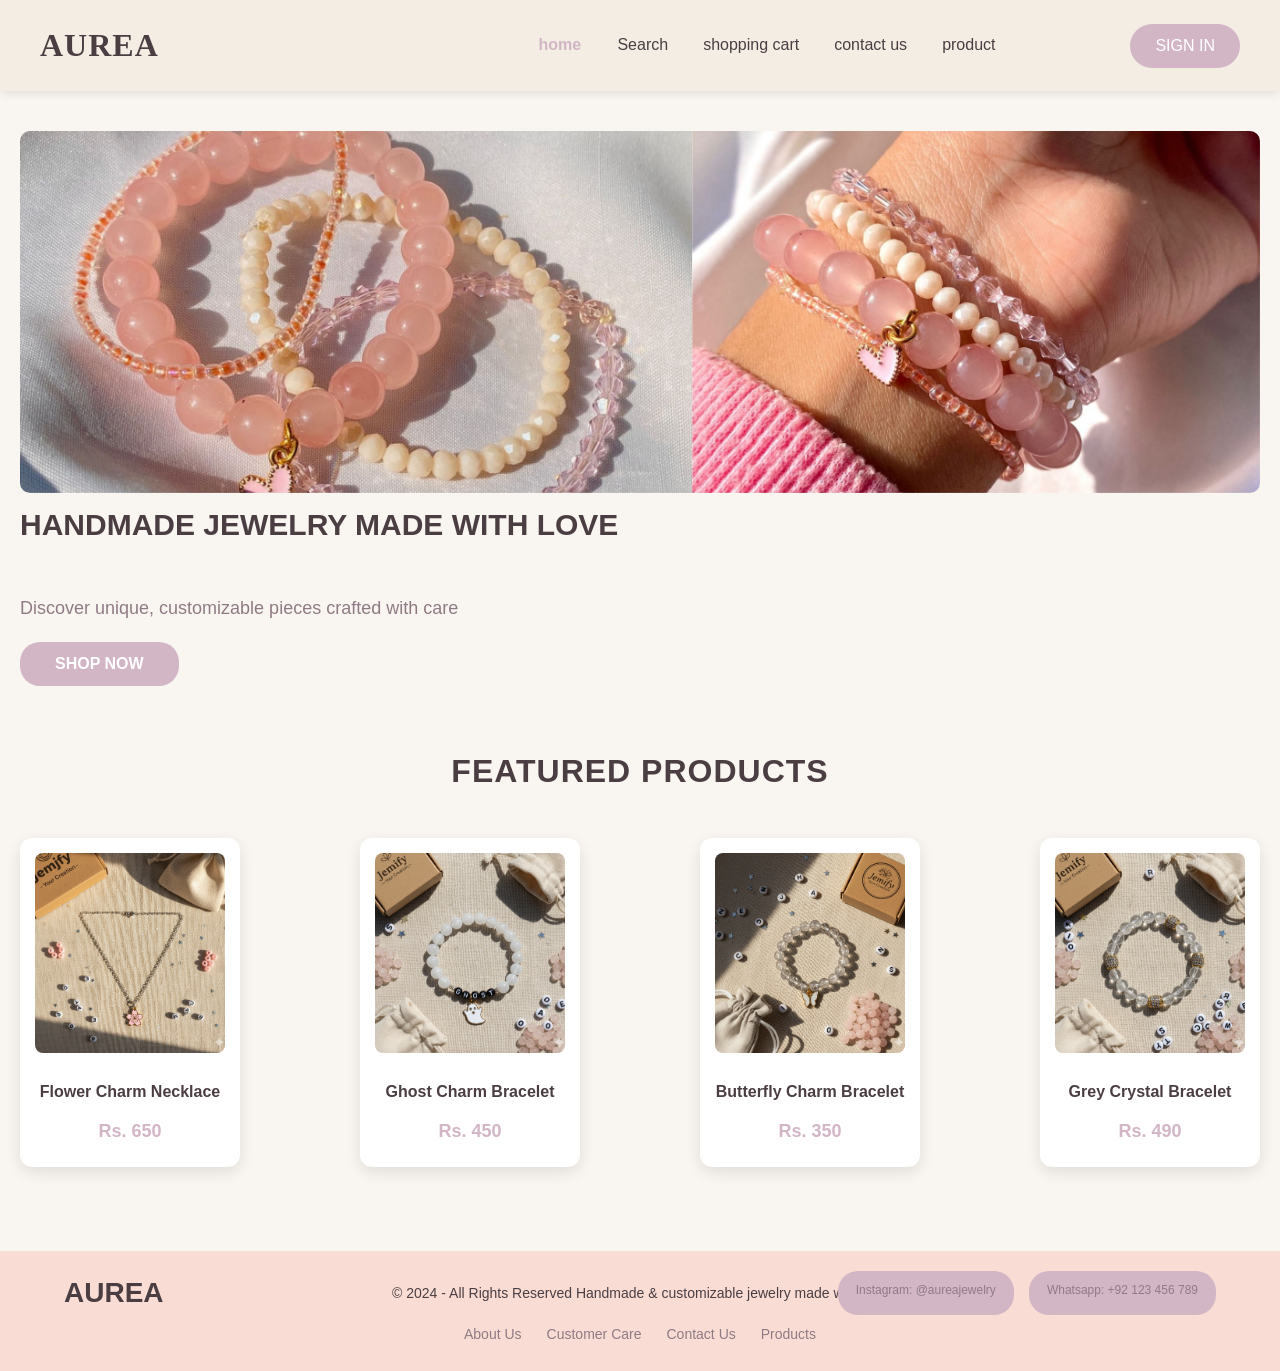
<file: index.html>
<!DOCTYPE html>
<html lang="en">
<head>
    <meta charset="UTF-8">
    <meta name="viewport" content="width=device-width, initial-scale=1.0">
    <title>HOMEPAGE</title>
</head>
    <link rel="stylesheet" href="css/style2.css">
<body>
    <script src="js/main.js"></script>
    <header>
         <!-- <div class="header-left">AUREA</div> -->
          <div class="header-left">
            <a href="aboutus.html">AUREA</a>
          </div>
         <div class="header-center">
            <nav>
                <a href="index.html">home</a>
                <a href="navigation.html">Search</a>
                <a href="cart.html">shopping cart</a>
                <a href="contact.html">contact us</a>
                <a href="product.html">product</a>
            </nav>
         </div>
         <div class="header-right">
                <button class="sign-in-btn"
                onclick="window.location.href='logiin.html'">
                SIGN IN
                </button>
         </div>

    </header>

    

    <main>
        <!-- <section class="hero-section">
            <div class="hero-content">
                <div class="hero-text">
                    <img src="images/Untitled design.jpg" alt="Handmade Jewelry Banner" class="hero-image">
                    <h1>HANDMADE JEWELRY MADE WITH LOVE</h1>
                    <p class="subtitle">
                        Discover unique, customizable pieces crafted with care
                    </p>
                    <button class="shop-now-btn"
                    onclick="window.location.href='product.html'">
                    </button>SHOP NOW</button>
                </div>
            </div>
        </section> -->
        <section class="hero-section">
    <div class="hero-content">
        <div class="hero-text">

            <img src="images/Untitled design.jpg" 
            alt="Handmade Jewelry Banner" 
            class="hero-image">

            <h1>HANDMADE JEWELRY MADE WITH LOVE</h1>

            <p class="subtitle">
                Discover unique, customizable pieces crafted with care
            </p>

            <button class="shop-now-btn" 
            onclick="window.location.href='product.html'">
                SHOP NOW
            </button>

        </div>
    </div>
</section>
        
        <section class="featured-section">

    <h2>FEATURED PRODUCTS</h2>

    <div class="products-container">

        <div class="product-card">
            <a href="detail.html">
                <img src="images/Gemini_Generated_Image_p5al0cp5al0cp5al.png" alt="Flower Charm Necklace">
                <h3>Flower Charm Necklace</h3>
                <p class="price">Rs. 650</p>
            </a>
        </div>

        <div class="product-card">
            <a href="detail.html">
                <img src="images/Gemini_Generated_Image_b17g5jb17g5jb17g.png" alt="Ghost Charm Bracelet">
                <h3>Ghost Charm Bracelet</h3>
                <p class="price">Rs. 450</p>
            </a>
        </div>

        <div class="product-card">
            <a href="detail.html">
                <img src="images/Gemini_Generated_Image_ssi55bssi55bssi5.png" alt="Butterfly Charm Bracelet">
                <h3>Butterfly Charm Bracelet</h3>
                <p class="price">Rs. 350</p>
            </a>
        </div>

        <div class="product-card">
            <a href="detail.html">
                <img src="images/Gemini_Generated_Image_nbrvjhnbrvjhnbrv.png" alt="Grey Crystal Bracelet">
                <h3>Grey Crystal Bracelet</h3>
                <p class="price">Rs. 490</p>
            </a>
        </div>

    </div>

</section>

    </main>

   <footer>

        <p>
            <a href="aboutus.html" class="footer-brand">
                AUREA
            </a>
        </p>

        <p>
            &copy; 2024 - All Rights Reserved  
            Handmade & customizable jewelry made with love
        </p>


        <div class="footer-links">

            <a href="aboutus.html">About Us</a>
            <a href="footer.html">Customer Care</a>
            <a href="contact.html">Contact Us</a>
            <a href="product.html">Products</a>
        </div>


        <div class="social-icons">
            <a href="https://instagram.com/aureajewelry" 
                target="_blank" 
                class="social-icon">
                <p class="instagram">
                    Instagram: @aureajewelry
                </p>
            </a>


            <a href="https://wa.me/92123456789" 
                target="_blank" 
                class="social-icon">

                <p class="whatsapp">
                    Whatsapp: +92 123 456 789
                </p>

            </a>

        </div>

    </footer>
</body>
</html>
</file>
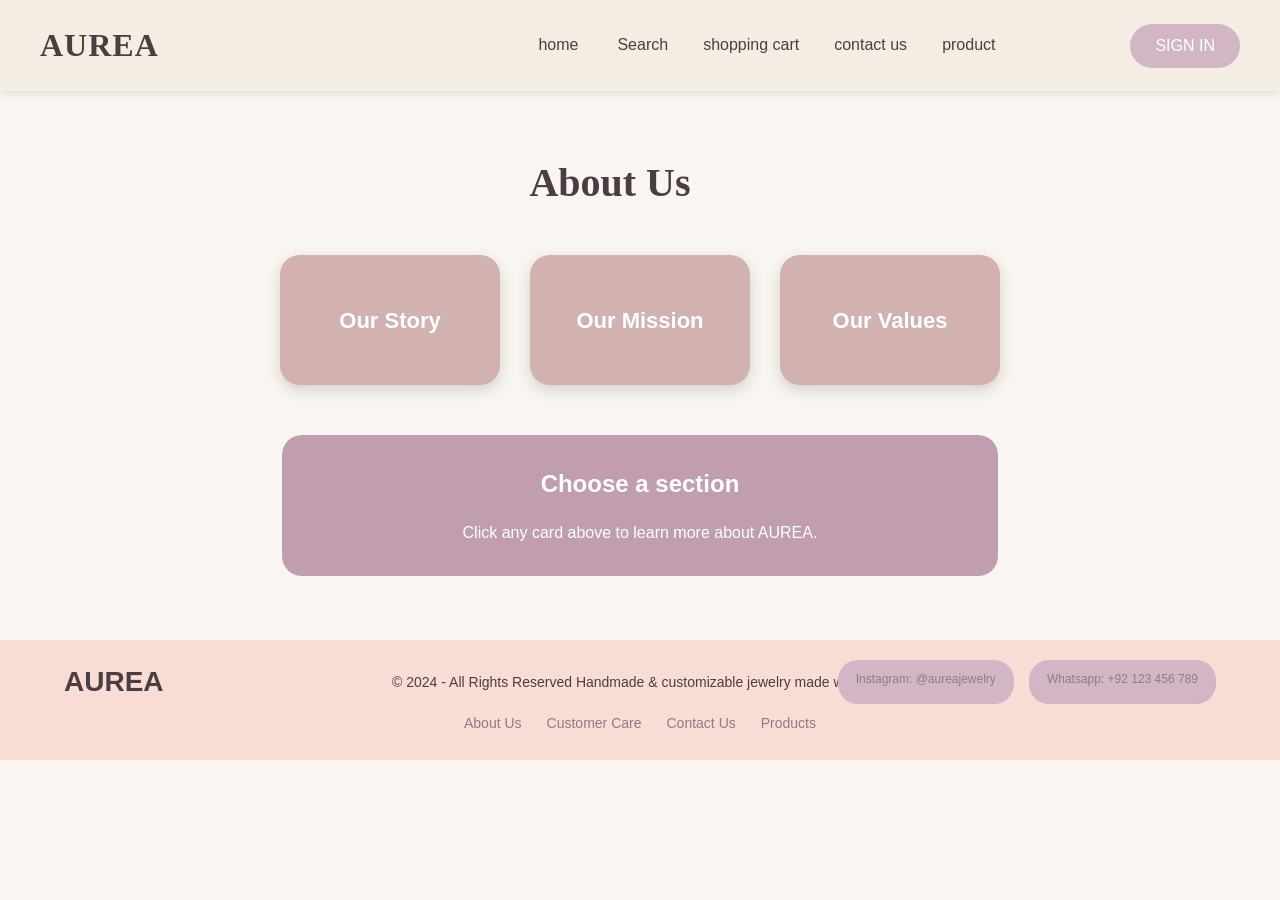
<file: aboutus.html>
<!DOCTYPE html>
<html lang="en">
<head>
    <meta charset="UTF-8">
    <meta name="viewport" content="width=device-width, initial-scale=1.0">
    <title>HOMEPAGE</title>
</head>
    <link rel="stylesheet" href="css/style2.css">
<body>
    <script src="js/main.js"></script>
    <header>
         <!-- <div class="header-left">AUREA</div> -->
          <div class="header-left">
            <a href="aboutus.html">AUREA</a>
          </div>
         <div class="header-center">
            <nav>
                <a href="index.html">home</a>
                <a href="navigation.html">Search</a>
                <a href="cart.html">shopping cart</a>
                <a href="contact.html">contact us</a>
                <a href="product.html">product</a>
            </nav>
         </div>
         <div class="header-right">
                <button class="sign-in-btn"
                onclick="window.location.href='logiin.html'">
                SIGN IN
                </button>
         </div>

    </header>
<main>
<!-- <section class="about-us" style="max-width: 800px; margin: auto; padding: 40px;">
    <h1>About Us</h1>

    <h2>Our Story</h2>
    <p>
        Aurea started with a simple idea: jewelry should feel personal. 
        What began as a small collection of handmade pieces has grown into a space 
        where everyone can find something that reflects their own style. 
        Every item is designed, crafted, and customized with care so it feels like yours.
    </p>

    <h2>Our Values</h2>
    <ul>
        <li><strong>Authenticity:</strong> Everything we create is made with genuine attention and intention.</li>
        <li><strong>Creativity:</strong> We celebrate individuality and make pieces that let you express it.</li>
        <li><strong>Sustainability:</strong> We craft responsibly and focus on quality that lasts.</li>
    </ul>

    <h2>Our Mission</h2>
    <p>
        We want to make self-expression easy through jewelry that’s beautiful, affordable, 
        and customizable — pieces that fit your story, not the other way around.
    </p>
</section> -->


        <main>

<section class="about-page">

    <h1>About Us</h1>


    <div class="about-cards">


        <div class="about-card" onclick="showAbout('story')">
            <h2>Our Story</h2>
        </div>


        <div class="about-card" onclick="showAbout('mission')">
            <h2>Our Mission</h2>
        </div>


        <div class="about-card" onclick="showAbout('values')">
            <h2>Our Values</h2>
        </div>


    </div>



    <div class="about-content" id="aboutContent">

        <h2>Choose a section</h2>
        <p>
            Click any card above to learn more about AUREA.
        </p>

    </div>


</section>


</main>


<script>
function showAbout(section)
{

    let content = document.getElementById("aboutContent");


    if(section === "story")
    {
        content.innerHTML =
        `
        <h2>Our Story</h2>

        <p>
        Aurea started with a simple idea: jewelry should be more than just an accessory.
        It should represent your personality, memories, and the moments that matter to you.
        <br><br>
        What began as a passion for creating beautiful handmade pieces grew into a brand
        where every customer can find something unique. From elegant necklaces to
        customizable charms, every piece is designed with creativity, care, and love.
        </p>
        `;
    }



    else if(section === "mission")
    {
        content.innerHTML =
        `
        <h2>Our Mission</h2>

        <p>
        Our mission is to make jewelry personal, meaningful, and accessible for everyone.
        We aim to create designs that allow people to express their individuality and
        celebrate their own style.
        <br><br>
        Through quality craftsmanship and customizable options, Aurea creates pieces
        that are not only beautiful but also connected to your story.
        </p>
        `;
    }



    else if(section === "values")
    {
        content.innerHTML =
        `
        <h2>Our Values</h2>

        <p>
        At Aurea, we believe every piece of jewelry should be created with purpose.
        Our values are based on authenticity, creativity, and attention to detail.
        <br><br>
        We value originality by creating designs that feel personal, creativity by
        encouraging self-expression, and quality by making pieces that customers
        can cherish for a long time.
        </p>
        `;
    }

}

</script>
    </main>

   <footer>

        <p>
            <a href="aboutus.html" class="footer-brand">
                AUREA
            </a>
        </p>

        <p>
            &copy; 2024 - All Rights Reserved  
            Handmade & customizable jewelry made with love
        </p>


        <div class="footer-links">

            <a href="aboutus.html">About Us</a>
            <a href="footer.html">Customer Care</a>
            <a href="contact.html">Contact Us</a>
            <a href="product.html">Products</a>
        </div>


        <div class="social-icons">
            <a href="https://instagram.com/aureajewelry" 
                target="_blank" 
                class="social-icon">
                <p class="instagram">
                    Instagram: @aureajewelry
                </p>
            </a>


            <a href="https://wa.me/92123456789" 
                target="_blank" 
                class="social-icon">

                <p class="whatsapp">
                    Whatsapp: +92 123 456 789
                </p>

            </a>

        </div>

    </footer>
</body>
</html>
</file>
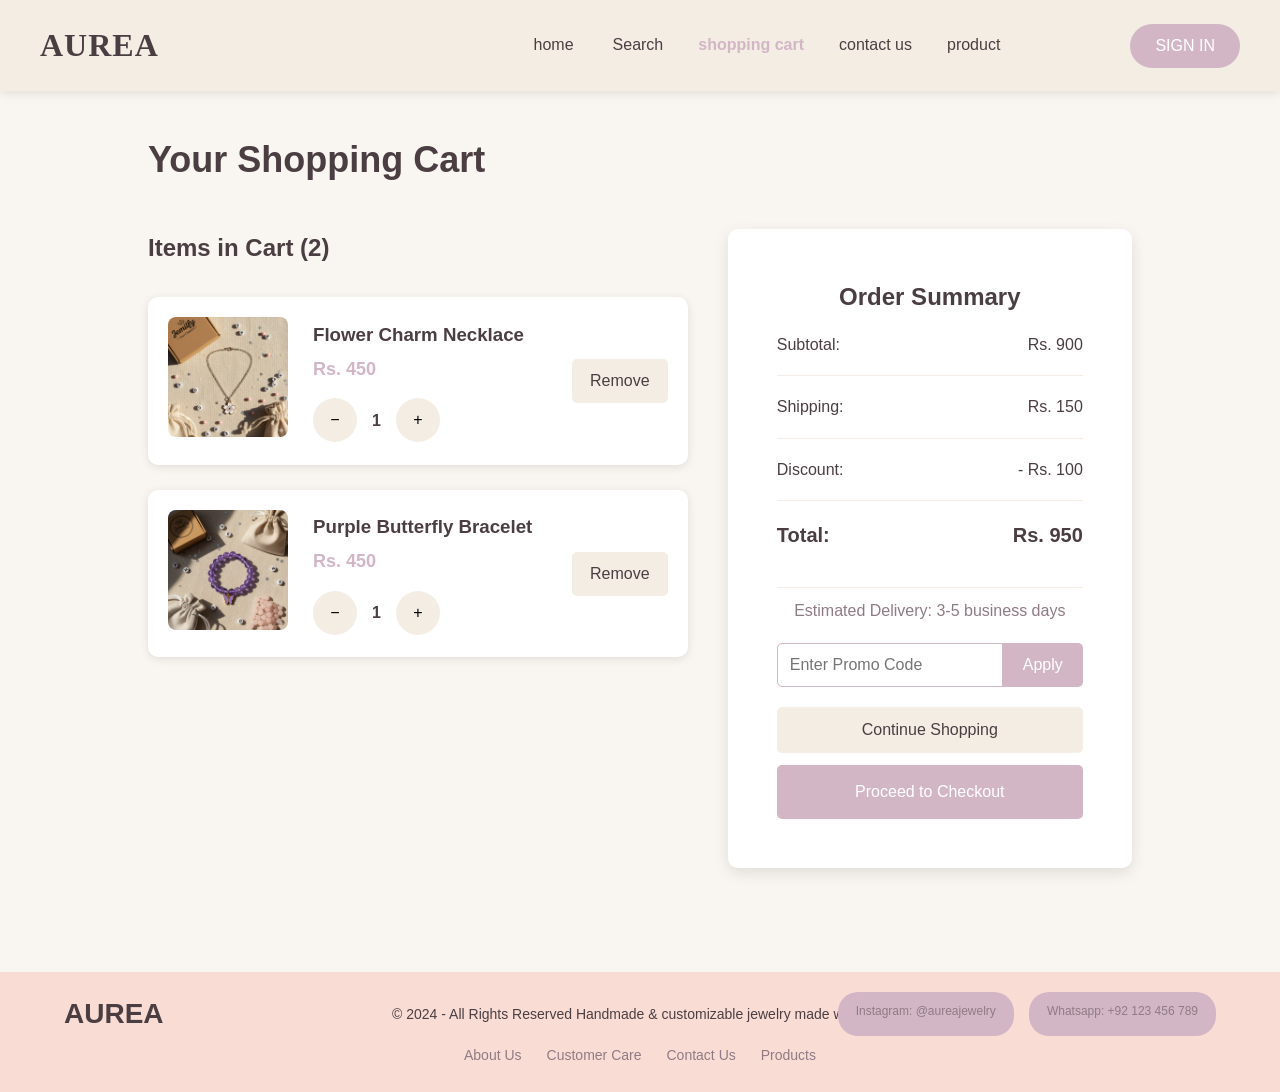
<file: cart.html>
<!DOCTYPE html>
<html lang="en">
<head>
    <meta charset="UTF-8">
    <meta name="viewport" content="width=device-width, initial-scale=1.0">
    <title>Shopping Cart</title>
</head>
    <link rel="stylesheet" href="css/style2.css">
<body>
    <script src="js/main.js"></script>
    <header>
         <!-- <div class="header-left">AUREA</div> -->
          <div class="header-left">
            <a href="aboutus.html">AUREA</a>
          </div>
         <div class="header-center">
            <nav>
                <a href="index.html">home</a>
                <a href="navigation.html">Search</a>
                <a href="cart.html">shopping cart</a>
                <a href="contact.html">contact us</a>
                <a href="product.html">product</a>
            </nav>
         </div>
         <div class="header-right">
                <button class="sign-in-btn"
                onclick="window.location.href='logiin.html'">
                SIGN IN
                </button>
         </div>

    </header>
    <main>
        <section class="cart-section">
            <h1>Your Shopping Cart</h1>
            <div class="cart-container">
                <!-- <div class="cart-items">
                    <h2>Items in Cart (2)</h2>
                    <div class="cart-item">
                        <img src="images/Gemini_Generated_Image_8lg5wc8lg5wc8lg5.png" alt="Flower Charm Necklace">
                        <div class="item-details">
                            <h3>Flower Charm Necklace</h3>
                            <p class="price">Rs. 450</p>
                            <div class="quantity-control">
                                <button class="quantity-btn minus">-</button>
                                <span class="quantity">1</span>
                                <button class="quantity-btn plus">+</button>
                            </div>
                        </div>
                        <button class="remove-btn">Remove</button>
                    </div>

                     //<div class="cart-item">
                        <img src="images/Gemini_Generated_Image_ksocouksocouksoc.png" alt="Purple Butterfly Bracelet">
                        <div class="item-details">
                            <h3>Purple Butterfly Bracelet</h3>
                            <p class="price">Rs. 450</p>
                            <div class="quantity-control">
                                <button class="quantity-btn minus">-</button>
                                <span class="quantity">1</span>
                                <button class="quantity-btn plus">+</button>
                            </div>
                        </div>
                        <button class="remove-btn">Remove</button>
                    </div> //

                    <div class="cart-item">
                        <img src="images/Gemini_Generated_Image_8lg5wc8lg5wc8lg5.png" alt="Flower Charm Necklace">

                        <div class="item-details">
                            <h3>Flower Charm Necklace</h3>
                            <p class="price" data-price="450">Rs. 450</p>

                            <div class="quantity-control">
                                <button class="quantity-btn minus">-</button>
                                <span class="quantity">1</span>
                                 <button class="quantity-btn plus">+</button>
                            </div>
                        </div>

                     <button class="remove-btn">Remove</button>
                    </div>
                </div> -->

                <div class="cart-items">

    <h2 id="cart-count">Items in Cart (2)</h2>

    <!-- Product 1 -->

    <div class="cart-item">

        <a href="detail.html" class="product-link">
            <img src="images/Gemini_Generated_Image_8lg5wc8lg5wc8lg5.png"
                 alt="Flower Charm Necklace">
        </a>

        <div class="item-details">

            <a href="detail.html" class="product-link">
                <h3>Flower Charm Necklace</h3>
            </a>

            <p class="price" data-price="450">Rs. 450</p>

            <div class="quantity-control">
                <button class="quantity-btn minus">−</button>
                <span class="quantity">1</span>
                <button class="quantity-btn plus">+</button>
            </div>

        </div>

        <button class="remove-btn">Remove</button>

    </div>

    <!-- Product 2 -->

    <div class="cart-item">

        <a href="detail.html" class="product-link">
            <img src="images/Gemini_Generated_Image_ksocouksocouksoc.png"
                 alt="Purple Butterfly Bracelet">
        </a>

        <div class="item-details">

            <a href="detail.html" class="product-link">
                <h3>Purple Butterfly Bracelet</h3>
            </a>

            <p class="price" data-price="450">Rs. 450</p>

            <div class="quantity-control">
                <button class="quantity-btn minus">−</button>
                <span class="quantity">1</span>
                <button class="quantity-btn plus">+</button>
            </div>

        </div>

        <button class="remove-btn">Remove</button>

    </div>

</div>

                <div class="order-summary">
                    <h2>Order Summary</h2>

                    <!-- <div class="summary-row">
                        <span>Subtotal:</span>
                        <span>Rs. 900</span>
                    </div>
                    <div class="summary-row">
                        <span>Shipping:</span>
                        <span>Rs. 150</span>
                    </div>
                    <div class="summary-row">
                        <span>Discount:</span>
                        <span>- Rs. 100</span>
                    </div>
                    <div class="summary-row total">
                        <span>Total:</span>
                        <span>Rs. 950</span>
                    </div> -->
                    <!-- <div class="summary-row">
                        <span>Subtotal:</span>
                        <span id="subtotal">Rs. 900</span>
                    </div>

                    <div class="summary-row">
                        <span>Shipping:</span>
                        <span id="shipping">Rs. 150</span>
                    </div>

                    <div class="summary-row">
                        <span>Discount:</span>
                        <span id="discount">- Rs. 100</span>
                    </div>

                    <div class="summary-row total">
                        <span>Total:</span>
                        <span id="total">Rs. 950</span>
                    </div> -->
                    <div class="summary-row">
    <span>Subtotal:</span>
    <span id="subtotal">Rs. 900</span>
</div>

<div class="summary-row">
    <span>Shipping:</span>
    <span id="shipping">Rs. 150</span>
</div>

<div class="summary-row">
    <span>Discount:</span>
    <span id="discount">- Rs. 100</span>
</div>

<div class="summary-row total">
    <span>Total:</span>
    <span id="total">Rs. 950</span>
</div>
                    
                    <p class="delivery-info">Estimated Delivery: 3-5 business days</p>
                    
                    <div class="promo-code">
                        <input type="text" placeholder="Enter Promo Code">
                        <button>Apply</button>
                    </div>
                    
                    <!-- <div class="cart-buttons">
                        <button class="continue-btn">Continue Shopping</button>
                        <button class="checkout-btn">
                            <a href="checkout.html" target="_blank" class="cart-buttons">Proceed to Checkout</a>
                        </button>
                    </div> -->
                    <!-- <div class="cart-buttons">
                        <button class="continue-btn"
                        onclick="window.location.href='product.html'">
                        Continue Shopping
                        </button>

                        <a href="checkout.html" class="checkout-btn">
                         Proceed to Checkout
                        </a>
                    </div> -->
                    <div class="cart-buttons">

    <button class="continue-btn"
            onclick="window.location.href='product.html'">
        Continue Shopping
    </button>

    <a href="checkout.html" class="checkout-btn">
        Proceed to Checkout
    </a>

</div>
                </div>
            </div>
        </section>
    </main>

    <footer>

        <p>
            <a href="aboutus.html" class="footer-brand">
                AUREA
            </a>
        </p>

        <p>
            &copy; 2024 - All Rights Reserved  
            Handmade & customizable jewelry made with love
        </p>


        <div class="footer-links">

            <a href="aboutus.html">About Us</a>
            <a href="footer.html">Customer Care</a>
            <a href="contact.html">Contact Us</a>
            <a href="product.html">Products</a>
        </div>


        <div class="social-icons">
            <a href="https://instagram.com/aureajewelry" 
                target="_blank" 
                class="social-icon">
                <p class="instagram">
                    Instagram: @aureajewelry
                </p>
            </a>


            <a href="https://wa.me/92123456789" 
                target="_blank" 
                class="social-icon">

                <p class="whatsapp">
                    Whatsapp: +92 123 456 789
                </p>

            </a>

        </div>

    </footer>
</body>
</html>
</file>
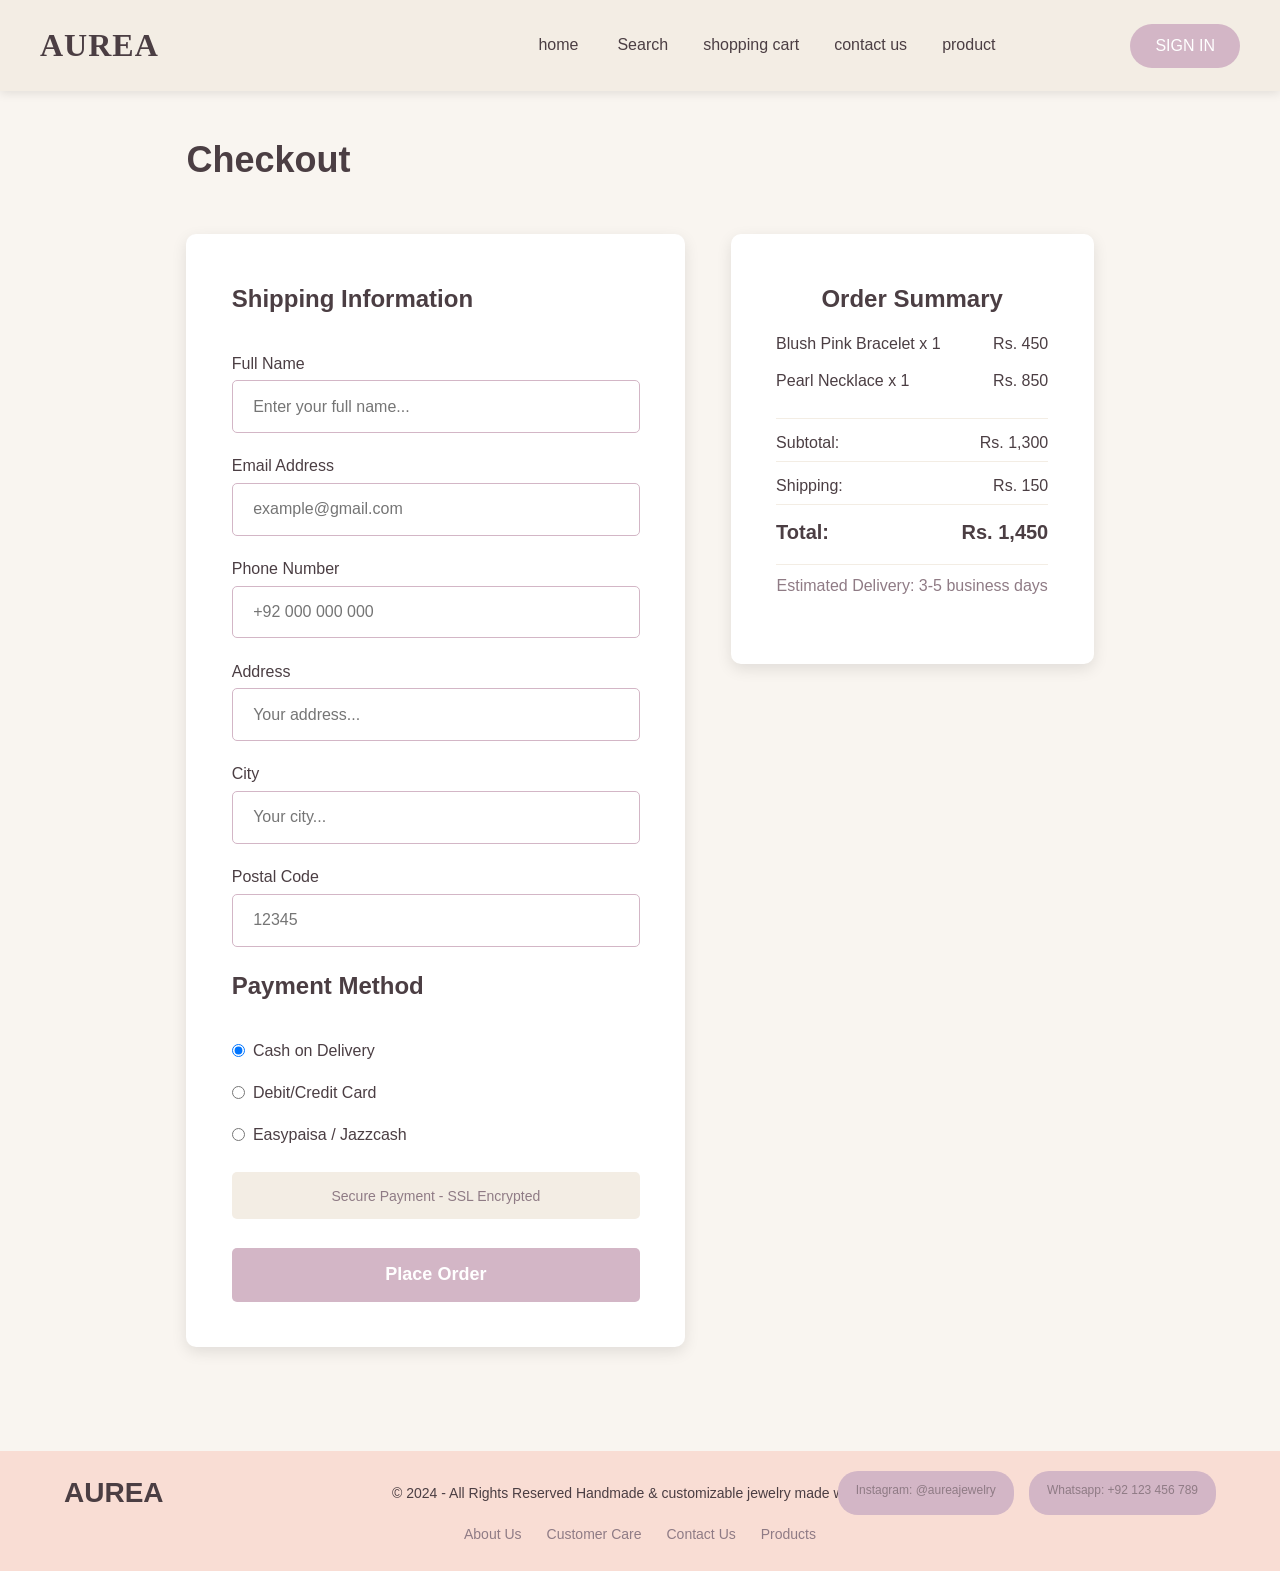
<file: checkout.html>
<!DOCTYPE html>
<html lang="en">
<head>
    <meta charset="UTF-8">
    <meta name="viewport" content="width=device-width, initial-scale=1.0">
    <title>Checkout</title>
</head>
    <link rel="stylesheet" href="css/style2.css">
<body>
    <script src="js/main.js"></script>
    <header>
         <!-- <div class="header-left">AUREA</div> -->
          <div class="header-left">
            <a href="aboutus.html">AUREA</a>
          </div>
         <div class="header-center">
            <nav>
                <a href="index.html">home</a>
                <a href="navigation.html">Search</a>
                <a href="cart.html">shopping cart</a>
                <a href="contact.html">contact us</a>
                <a href="product.html">product</a>
            </nav>
         </div>
         <div class="header-right">
                <button class="sign-in-btn"
                onclick="window.location.href='logiin.html'">
                SIGN IN
                </button>
         </div>

    </header>
    <main>
        <section class="checkout-section">
            <h1>Checkout</h1>
            
            <div class="checkout-container">
                <div class="shipping-info">
                    <h2>Shipping Information</h2>
                    
                    <form id="checkoutForm">
                        <div class="form-group">
                            <label>Full Name</label>
                            <input type="text" placeholder="Enter your full name..." required>
                        </div>
                        
                        <div class="form-group">
                            <label>Email Address</label>
                            <input type="email" placeholder="example@gmail.com" required>
                        </div>
                        
                        <div class="form-group">
                            <label>Phone Number</label>
                            <input type="tel" placeholder="+92 000 000 000" required>
                        </div>
                        
                        <div class="form-group">
                            <label>Address</label>
                            <input type="text" placeholder="Your address..." required>
                        </div>
                        
                        <div class="form-group">
                            <label>City</label>
                            <input type="text" placeholder="Your city..." required>
                        </div>
                        
                        <div class="form-group">
                            <label>Postal Code</label>
                            <input type="text" placeholder="12345" required>
                        </div>
                        
                        <h2>Payment Method</h2>
                        
                        <div class="payment-options">
                            <div class="payment-option">
                                <input type="radio" id="cod" name="payment" checked>
                                <label for="cod">Cash on Delivery</label>
                            </div>
                            
                            <div class="payment-option">
                                <input type="radio" id="card" name="payment">
                                <label for="card">Debit/Credit Card</label>
                            </div>
                            
                            <div class="payment-option">
                                <input type="radio" id="mobile" name="payment">
                                <label for="mobile">Easypaisa / Jazzcash</label>
                            </div>
                        </div>
                        
                        <div class="secure-payment">
                            Secure Payment - SSL Encrypted
                        </div>
                        
                        <button type="submit" class="place-order-btn">Place Order</button>
                    </form>
                </div>
                
                <div class="order-summary">
                    <h2>Order Summary</h2>
                    <div class="order-items">
                        <div class="order-item">
                            <p>Blush Pink Bracelet x 1</p>
                            <p>Rs. 450</p>
                        </div>
                        <div class="order-item">
                            <p>Pearl Necklace x 1</p>
                            <p>Rs. 850</p>
                        </div>
                    </div>
                    
                    <div class="price-breakdown">
                        <div class="price-row">
                            <p>Subtotal:</p>
                            <p>Rs. 1,300</p>
                        </div>
                        
                        <div class="price-row">
                            <p>Shipping:</p>
                            <p>Rs. 150</p>
                        </div>
                        
                        <div class="price-row total">
                            <p>Total:</p>
                            <p>Rs. 1,450</p>
                        </div>
                    </div>
                    
                    <div class="delivery-info">
                        <p>Estimated Delivery: 3-5 business days</p>
                    </div>
                </div>
            </div>
        </section>

    </main>

   <footer>

        <p>
            <a href="aboutus.html" class="footer-brand">
                AUREA
            </a>
        </p>

        <p>
            &copy; 2024 - All Rights Reserved  
            Handmade & customizable jewelry made with love
        </p>


        <div class="footer-links">

            <a href="aboutus.html">About Us</a>
            <a href="footer.html">Customer Care</a>
            <a href="contact.html">Contact Us</a>
            <a href="product.html">Products</a>
        </div>


        <div class="social-icons">
            <a href="https://instagram.com/aureajewelry" 
                target="_blank" 
                class="social-icon">
                <p class="instagram">
                    Instagram: @aureajewelry
                </p>
            </a>


            <a href="https://wa.me/92123456789" 
                target="_blank" 
                class="social-icon">

                <p class="whatsapp">
                    Whatsapp: +92 123 456 789
                </p>

            </a>

        </div>

    </footer>
</body>
</html>
</file>
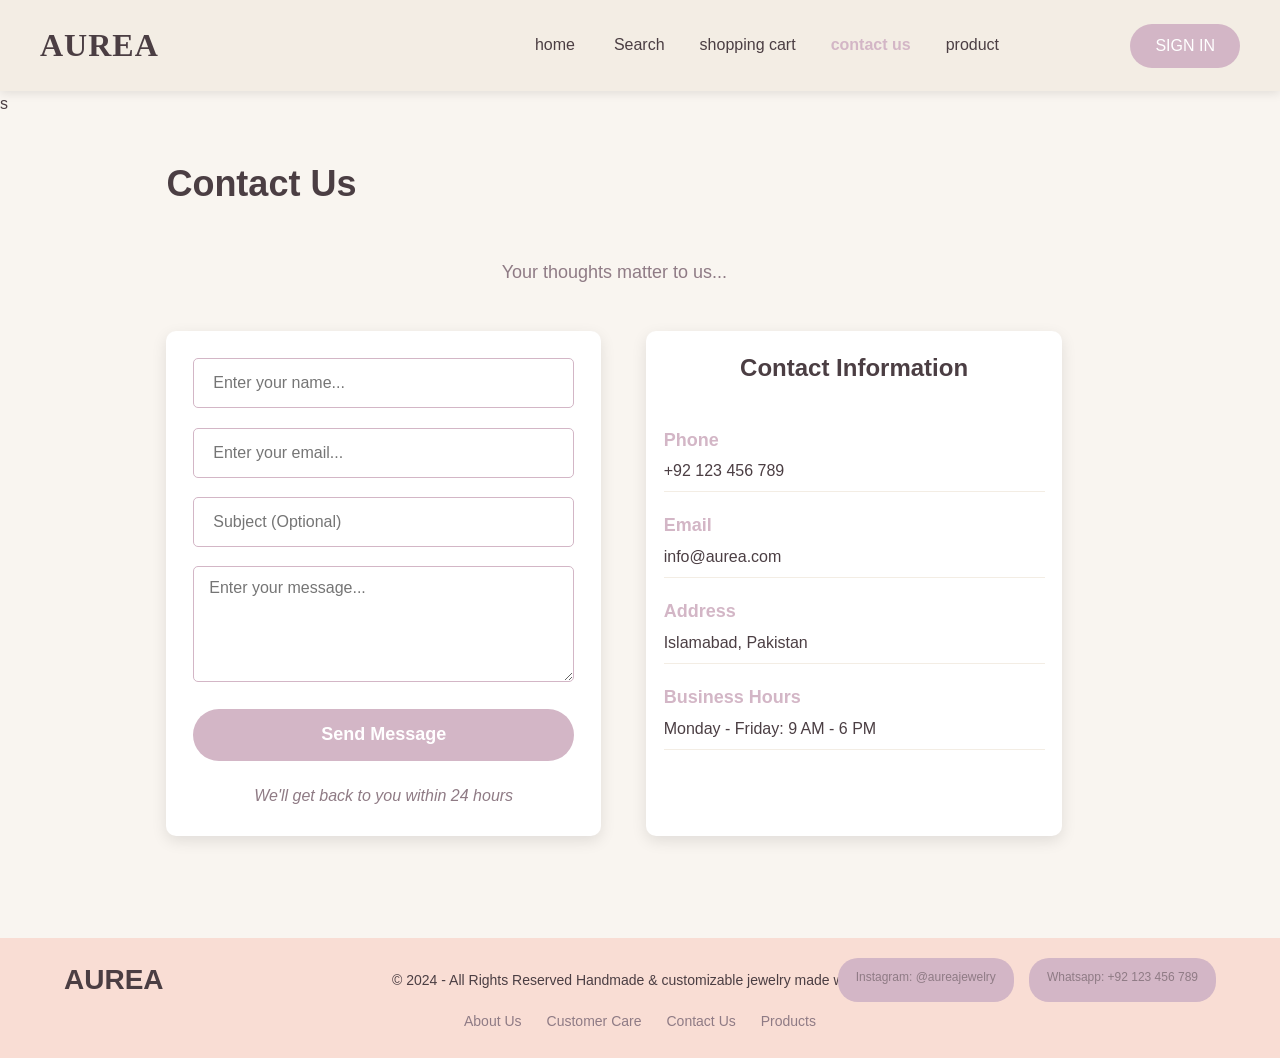
<file: contact.html>
<!DOCTYPE html>
<html lang="en">
<head>
    <meta charset="UTF-8">
    <meta name="viewport" content="width=device-width, initial-scale=1.0">
    <title>Contact US</title>
</head>
    <link rel="stylesheet" href="css/style2.css">
<body>
    <script src="js/main.js"></script>
    
    <header>
         <!-- <div class="header-left">AUREA</div> -->
          <div class="header-left">
            <a href="aboutus.html">AUREA</a>
          </div>
         <div class="header-center">
            <nav>
                <a href="index.html">home</a>
                <a href="navigation.html">Search</a>
                <a href="cart.html">shopping cart</a>
                <a href="contact.html">contact us</a>
                <a href="product.html">product</a>
            </nav>
         </div>
         <div class="header-right">
                <button class="sign-in-btn"
                onclick="window.location.href='logiin.html'">
                SIGN IN
                </button>
         </div>

    </header>s
    <main>
        <section class="contact-section">
            <h1>Contact Us</h1>
            <p class="contact-subtitle">Your thoughts matter to us...</p>
            
            <div class="contact-container">
                <div class="contact-form">
                    <form id="contactForm">
                        <div class="form-group">
                            <input type="text" placeholder="Enter your name..." required>
                        </div>
                        
                        <div class="form-group">
                            <input type="email" placeholder="Enter your email..." required>
                        </div>
                        
                        <div class="form-group">
                            <input type="text" placeholder="Subject (Optional)">
                        </div>
                        
                        <div class="form-group">
                            <textarea placeholder="Enter your message..." rows="5" required></textarea>
                        </div>
                        
                        <button type="submit" class="submit-btn">Send Message</button>
                    </form>
                    
                    <p class="response-time">We'll get back to you within 24 hours</p>
                </div>
                
                <div class="contact-info">
                    <h2>Contact Information</h2>
                    
                    <div class="info-item">
                        <h3>Phone</h3>
                        <p>+92 123 456 789</p>
                    </div>
                    
                    <div class="info-item">
                        <h3>Email</h3>
                        <p>info@aurea.com</p>
                    </div>
                    
                    <div class="info-item">
                        <h3>Address</h3>
                        <p>Islamabad, Pakistan</p>
                    </div>
                    
                    <div class="info-item">
                        <h3>Business Hours</h3>
                        <p>Monday - Friday: 9 AM - 6 PM</p>
                    </div>
                </div>
            </div>
        </section>
    </main>

    <footer>

        <p>
            <a href="aboutus.html" class="footer-brand">
                AUREA
            </a>
        </p>

        <p>
            &copy; 2024 - All Rights Reserved  
            Handmade & customizable jewelry made with love
        </p>


        <div class="footer-links">

            <a href="aboutus.html">About Us</a>
            <a href="footer.html">Customer Care</a>
            <a href="contact.html">Contact Us</a>
            <a href="product.html">Products</a>
        </div>


        <div class="social-icons">
            <a href="https://instagram.com/aureajewelry" 
                target="_blank" 
                class="social-icon">
                <p class="instagram">
                    Instagram: @aureajewelry
                </p>
            </a>


            <a href="https://wa.me/92123456789" 
                target="_blank" 
                class="social-icon">

                <p class="whatsapp">
                    Whatsapp: +92 123 456 789
                </p>

            </a>

        </div>

    </footer>
</body>
</html>
</file>
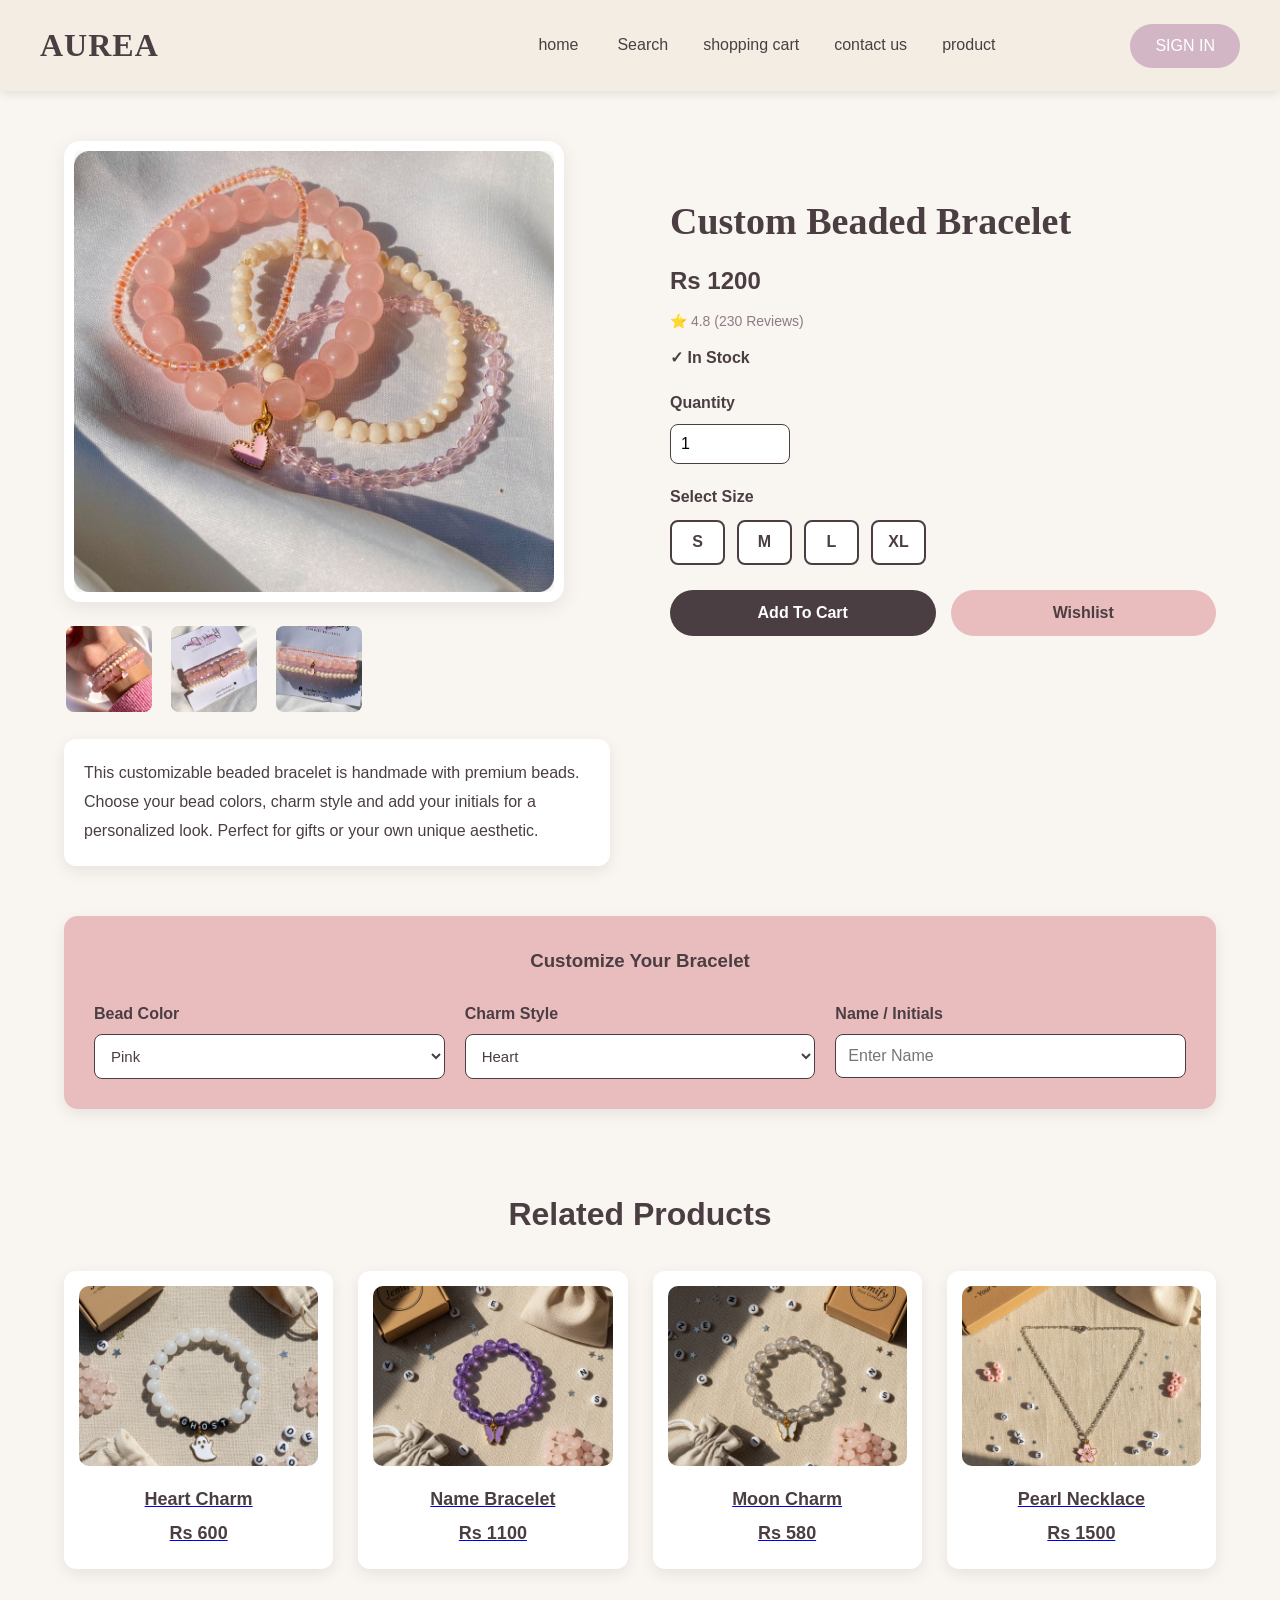
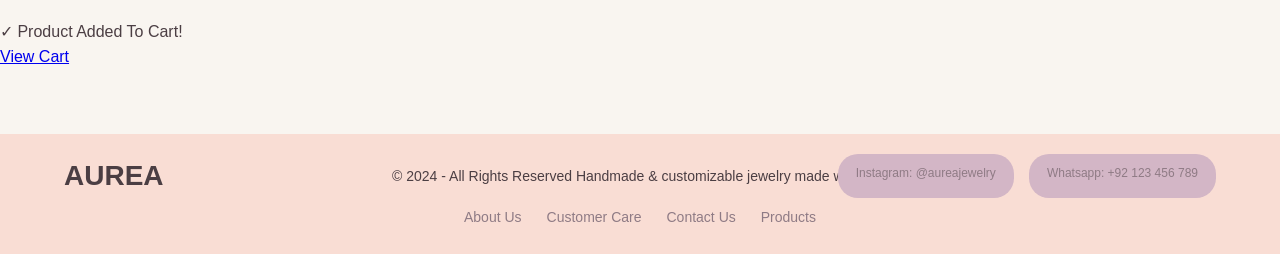
<file: detail.html>
<!DOCTYPE html>
<html lang="en">
<head>
    <meta charset="UTF-8">
    <meta name="viewport" content="width=device-width, initial-scale=1.0">
    <title>Product Detail</title>
</head>
    <link rel="stylesheet" href="css/style2.css">
<body>
    <script src="js/main.js"></script>
    <header>
         <!-- <div class="header-left">AUREA</div> -->
          <div class="header-left">
            <a href="aboutus.html">AUREA</a>
          </div>
         <div class="header-center">
            <nav>
                <a href="index.html">home</a>
                <a href="navigation.html">Search</a>
                <a href="cart.html">shopping cart</a>
                <a href="contact.html">contact us</a>
                <a href="product.html">product</a>
            </nav>
         </div>
         <div class="header-right">
                <button class="sign-in-btn"
                onclick="window.location.href='logiin.html'">
                SIGN IN
                </button>
         </div>

    </header>
    <main>
            <main class="product-detail-page">

    <div class="product-container">

        <div class="main-section">

            <!-- LEFT SIDE -->

            <div class="left-column">

                <div class="image-gallery">

                    <img
                        id="product-image"
                        src="images/bracelet1.jpeg"
                        class="big-image"
                        alt="Custom Bracelet">

                    <div class="thumbs">
                        <img src="images/bracelet2.jpeg" alt="">
                        <img src="images/bracelet3.jpeg" alt="">
                        <img src="images/bracelet4.jpeg" alt="">
                    </div>

                </div>

                <div class="description">
                    This customizable beaded bracelet is handmade with premium beads.
                    Choose your bead colors, charm style and add your initials for a
                    personalized look. Perfect for gifts or your own unique aesthetic.
                </div>

            </div>

            <!-- RIGHT SIDE -->

            <div class="info">

                <h2 id="product-name">
                    Custom Beaded Bracelet
                </h2>

                <div class="price" id="product-price">
                    Rs 1200
                </div>

                <div class="rating">
                    ⭐ 4.8 (230 Reviews)
                </div>

                <div class="stock">
                    ✓ In Stock
                </div>

                <div class="qty-box">

                    <label>Quantity</label>

                    <input
                        type="number"
                        id="product-quantity"
                        value="1"
                        min="1">

                </div>

                <div class="size-section">

                    <label>Select Size</label>

                    <div class="size-options">

                        <button type="button" class="size-btn">
                            S
                        </button>

                        <button type="button" class="size-btn">
                            M
                        </button>

                        <button type="button" class="size-btn">
                            L
                        </button>

                        <button type="button" class="size-btn">
                            XL
                        </button>

                    </div>

                </div>

                <div class="actions">

                    <button class="btn add-cart-btn">
                        Add To Cart
                    </button>

                    <button class="btn wishlist">
                        Wishlist
                    </button>

                </div>

            </div>

        </div>

        <!-- CUSTOMIZATION SECTION -->

        <div class="customization">

            <h3>Customize Your Bracelet</h3>

            <div class="customization-grid">

                <div class="customization-group">

                    <label>Bead Color</label>

                    <select>
                        <option>Pink</option>
                        <option>White</option>
                        <option>Black</option>
                        <option>Blue</option>
                        <option>Purple</option>
                    </select>

                </div>

                <div class="customization-group">

                    <label>Charm Style</label>

                    <select>
                        <option>Heart</option>
                        <option>Butterfly</option>
                        <option>Star</option>
                        <option>Moon</option>
                        <option>Flower</option>
                    </select>

                </div>

                <div class="customization-group">

                    <label>Name / Initials</label>

                    <input
                        type="text"
                        placeholder="Enter Name">

                </div>

            </div>

        </div>

        <!-- RELATED PRODUCTS -->

<div class="related">

    <h3>Related Products</h3>

    <div class="related-grid">


        <div class="r-card">

            <a href="detail.html">

                <img src="images/Gemini_Generated_Image_b17g5jb17g5jb17g.png" alt="Heart Charm">

                <div class="name">Heart Charm</div>

                <div class="price">Rs 600</div>

            </a>

        </div>



        <div class="r-card">

            <a href="detail.html">

                <img src="images/Gemini_Generated_Image_ksocouksocouksoc.png" alt="Name Bracelet">

                <div class="name">Name Bracelet</div>

                <div class="price">Rs 1100</div>

            </a>

        </div>



        <div class="r-card">

            <a href="detail.html">

                <img src="images/Gemini_Generated_Image_ssi55bssi55bssi5.png" alt="Moon Charm">

                <div class="name">Moon Charm</div>

                <div class="price">Rs 580</div>

            </a>

        </div>



        <div class="r-card">

            <a href="detail.html">

                <img src="images/Gemini_Generated_Image_p5al0cp5al0cp5al.png" alt="Pearl Necklace">

                <div class="name">Pearl Necklace</div>

                <div class="price">Rs 1500</div>

            </a>

        </div>


    </div>

</div>

    </div>

</main>

<!-- ADD TO CART POPUP -->

<div id="cart-popup">

    ✓ Product Added To Cart!

    <br>

    <a href="cart.html">
        View Cart
    </a>

</div>
    </main>

   <footer>

        <p>
            <a href="aboutus.html" class="footer-brand">
                AUREA
            </a>
        </p>

        <p>
            &copy; 2024 - All Rights Reserved  
            Handmade & customizable jewelry made with love
        </p>


        <div class="footer-links">

            <a href="aboutus.html">About Us</a>
            <a href="footer.html">Customer Care</a>
            <a href="contact.html">Contact Us</a>
            <a href="product.html">Products</a>
        </div>


        <div class="social-icons">
            <a href="https://instagram.com/aureajewelry" 
                target="_blank" 
                class="social-icon">
                <p class="instagram">
                    Instagram: @aureajewelry
                </p>
            </a>


            <a href="https://wa.me/92123456789" 
                target="_blank" 
                class="social-icon">

                <p class="whatsapp">
                    Whatsapp: +92 123 456 789
                </p>

            </a>

        </div>

    </footer>
</body>
</html>
</file>
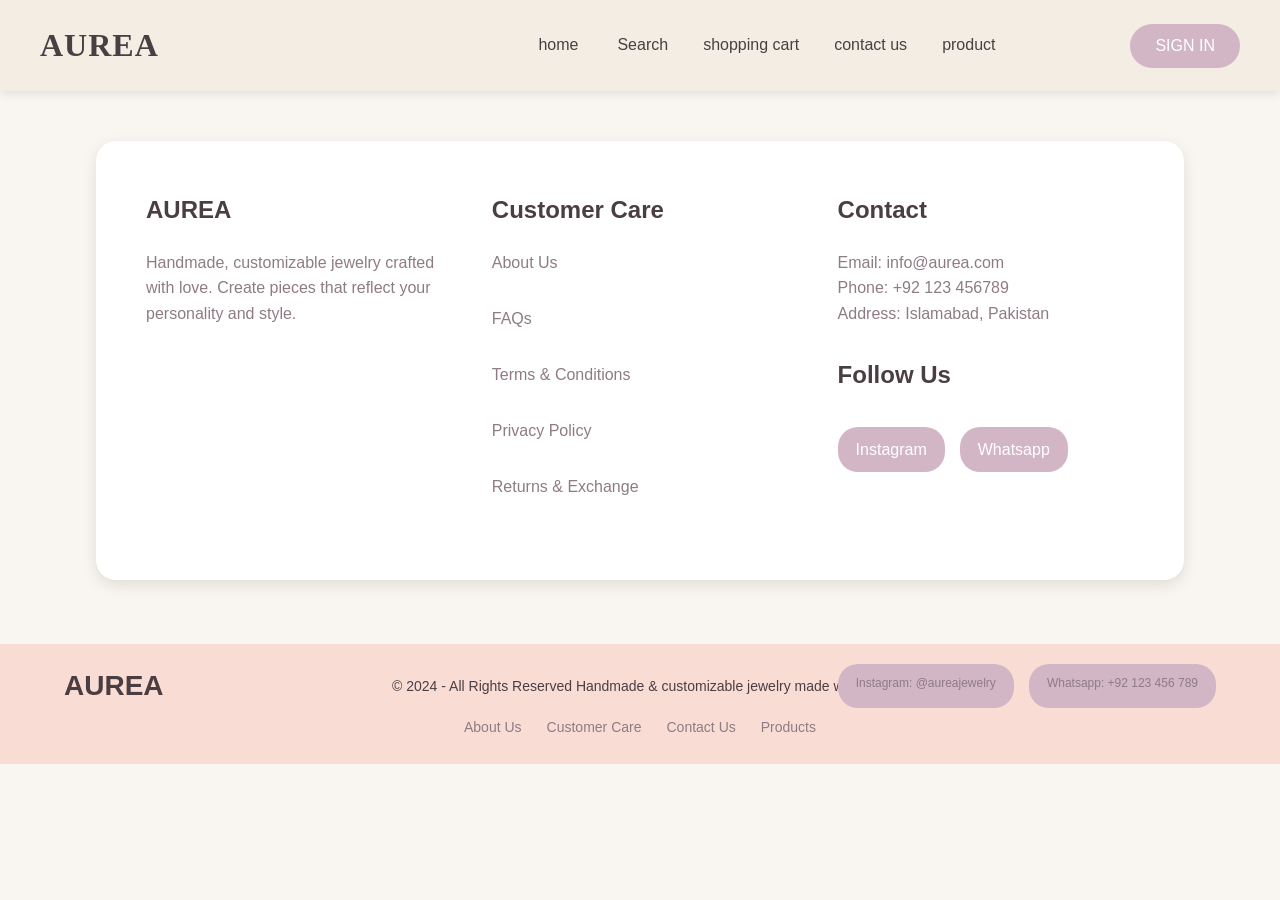
<file: footer.html>
<!DOCTYPE html>
<html lang="en">
<head>
    <meta charset="UTF-8">
    <meta name="viewport" content="width=device-width, initial-scale=1.0">
    <title>Footer</title>
</head>
    <link rel="stylesheet" href="css/style2.css">
<body>
    <script src="js/main.js"></script>
    <header>
         <!-- <div class="header-left">AUREA</div> -->
          <div class="header-left">
            <a href="aboutus.html">AUREA</a>
          </div>
         <div class="header-center">
            <nav>
                <a href="index.html">home</a>
                <a href="navigation.html">Search</a>
                <a href="cart.html">shopping cart</a>
                <a href="contact.html">contact us</a>
                <a href="product.html">product</a>
            </nav>
         </div>
         <div class="header-right">
                <button class="sign-in-btn"
                onclick="window.location.href='logiin.html'">
                SIGN IN
                </button>
         </div>

    </header>
    <main>
        
        <main>

<div class="info-page">

    <div class="info-col">

        <h2>AUREA</h2>

        <p>
            Handmade, customizable jewelry crafted with love.
            Create pieces that reflect your personality and style.
        </p>

    </div>


    <div class="info-col">

        <h2>Customer Care</h2>

        <a href="about.html">About Us</a>

        <a href="#">FAQs</a>

        <a href="#">Terms & Conditions</a>

        <a href="#">Privacy Policy</a>

        <a href="#">Returns & Exchange</a>

    </div>


    <div class="info-col">

        <h2>Contact</h2>

        <p>Email: info@aurea.com</p>

        <p>Phone: +92 123 456789</p>

        <p>Address: Islamabad, Pakistan</p>


        <h2 class="follow">Follow Us</h2>

        <div class="care-social-icons">

            <a href="#">Instagram</a>

            <a href="#">Whatsapp</a>

        </div>

    </div>


</div>

</main>
    </main>

   <footer>

        <p>
            <a href="aboutus.html" class="footer-brand">
                AUREA
            </a>
        </p>

        <p>
            &copy; 2024 - All Rights Reserved  
            Handmade & customizable jewelry made with love
        </p>


        <div class="footer-links">

            <a href="aboutus.html">About Us</a>
            <a href="footer.html">Customer Care</a>
            <a href="contact.html">Contact Us</a>
            <a href="product.html">Products</a>
        </div>


        <div class="social-icons">
            <a href="https://instagram.com/aureajewelry" 
                target="_blank" 
                class="social-icon">
                <p class="instagram">
                    Instagram: @aureajewelry
                </p>
            </a>


            <a href="https://wa.me/92123456789" 
                target="_blank" 
                class="social-icon">

                <p class="whatsapp">
                    Whatsapp: +92 123 456 789
                </p>

            </a>

        </div>

    </footer>
</body>
</html>



<!-- <div class="footer">
        <div class="col">
            <h3>Charmify</h3>
            <p style="color:#CFCFCF; line-height:1.6;">
                Handmade. Customizable. Aesthetic jewelry made to match your personality.
                Build your own bracelets, necklaces, and charms, your style, your rules.
            </p>
        </div>

        <div class="col">
            <h3>Quick Links</h3>

            <div class="links">
                <p>About</p>
                <p>FAQs</p>
                <p>Terms & Conditions</p>
                <p>Privacy Policy</p>
                <p>Returns</p>
            </div>
        </div>
        <div class="col">
            <h3>Contact Us</h3>

            <div class="contact">
                <p>Email: info@aurea.com</p>
                <p>Phone: +92123456789
                <p>Address: Islamabad, Pakistan</p>
            </div>

            <h3 style="margin-top:25px;">Follow Us</h3>

            <div class="social-icons">
                <div>F</div>
                <div>I</div>
                <div>X</div>
                <div>Li</div>
            </div>

            <div class="username">
                Instagram: @aureajewelry
                <br>X (Twitter): @aureajewelry   
            </div>

        </div>
    </div> -->
</file>
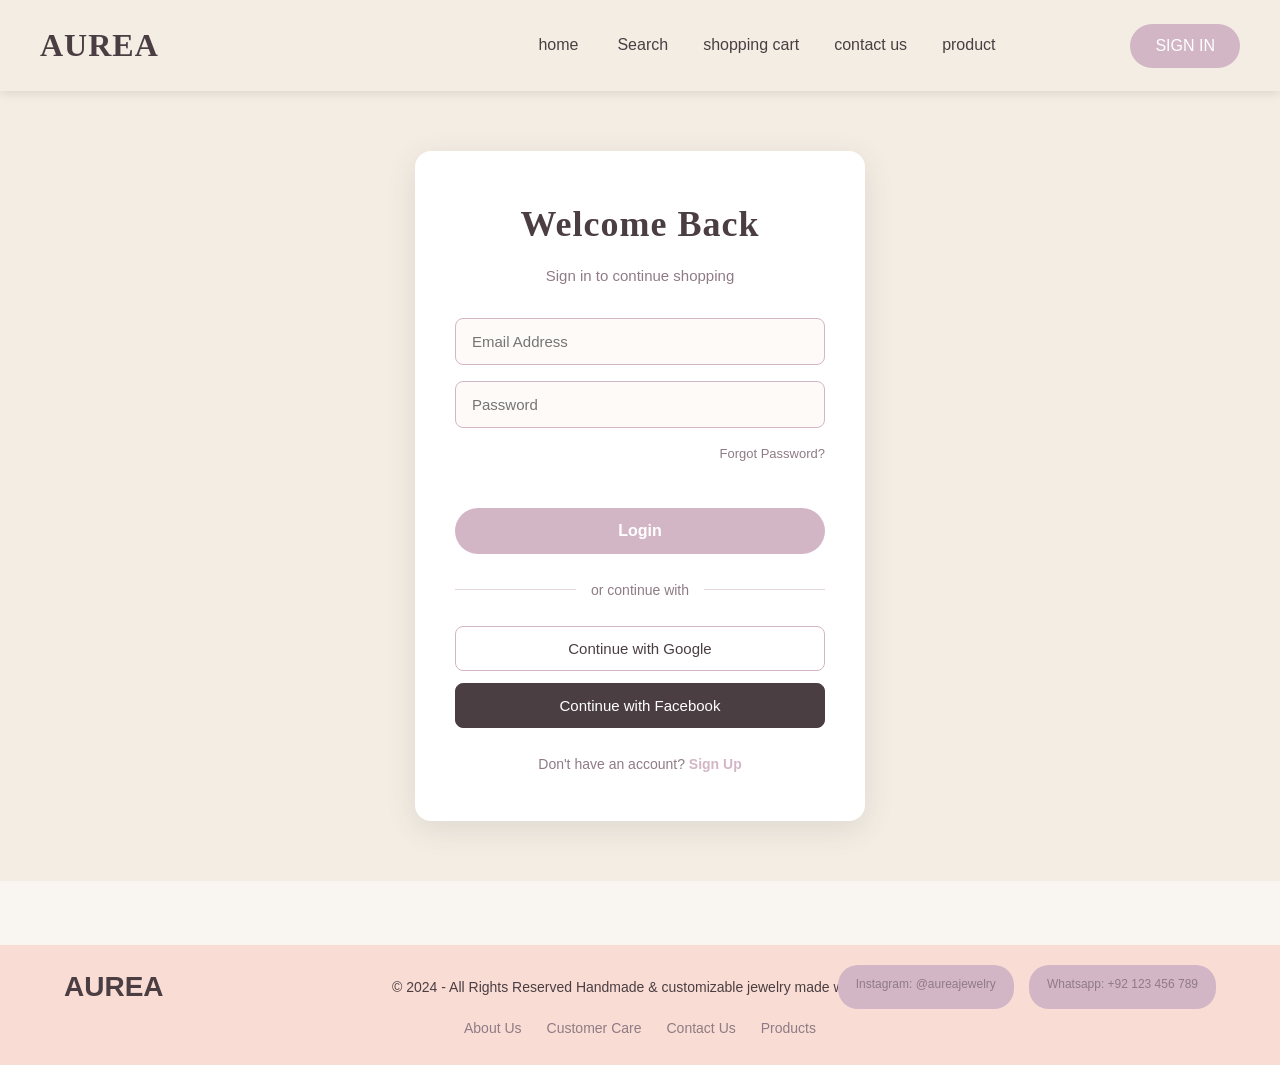
<file: logiin.html>
<!DOCTYPE html>
<html lang="en">
<head>
    <meta charset="UTF-8">
    <meta name="viewport" content="width=device-width, initial-scale=1.0">
    <title>Sign In</title>
</head>
    <link rel="stylesheet" href="css/style2.css">
<body>
    <script src="js/main.js"></script>
    <header>
         <!-- <div class="header-left">AUREA</div> -->
          <div class="header-left">
            <a href="aboutus.html">AUREA</a>
          </div>
         <div class="header-center">
            <nav>
                <a href="index.html">home</a>
                <a href="navigation.html">Search</a>
                <a href="cart.html">shopping cart</a>
                <a href="contact.html">contact us</a>
                <a href="product.html">product</a>
            </nav>
         </div>
         <div class="header-right">
                <button class="sign-in-btn"
                onclick="window.location.href='logiin.html'">
                SIGN IN
                </button>
         </div>

    </header>
    <main>
        <!-- <div class="box">
        <h2>Welcome Back</h2>

        <input type="email" placeholder="Email" required>

        <input type="password" placeholder="Password" required>
        <button class="btn">Login</button>

        <p style="text-align:center; margin: 10px 0;">or continue with</p>
        <button class="social-btn google">Continue with Google</button>
        <button class="social-btn facebook">Continue with Facebook</button>
    </div> -->
    <main class="login-page">
    <div class="login-box">

        <h2>Welcome Back</h2>
        <p class="login-subtitle">Sign in to continue shopping</p>

        <input type="email" placeholder="Email Address" required>

        <input type="password" placeholder="Password" required>

        <a href="#" class="forgot-password">Forgot Password?</a>

        <button class="login-btn">Login</button>

        <div class="divider">
            <span>or continue with</span>
        </div>

        <div class="social-login">
            <button class="social-btn google">
                Continue with Google
            </button>

            <button class="social-btn facebook">
                Continue with Facebook
            </button>
        </div>

        <p class="signup-link">
            Don't have an account?
            <a href="#">Sign Up</a>
        </p>

    </div>
</main>
    </main>

   <footer>

        <p>
            <a href="aboutus.html" class="footer-brand">
                AUREA
            </a>
        </p>

        <p>
            &copy; 2024 - All Rights Reserved  
            Handmade & customizable jewelry made with love
        </p>


        <div class="footer-links">

            <a href="aboutus.html">About Us</a>
            <a href="footer.html">Customer Care</a>
            <a href="contact.html">Contact Us</a>
            <a href="product.html">Products</a>
        </div>


        <div class="social-icons">
            <a href="https://instagram.com/aureajewelry" 
                target="_blank" 
                class="social-icon">
                <p class="instagram">
                    Instagram: @aureajewelry
                </p>
            </a>


            <a href="https://wa.me/92123456789" 
                target="_blank" 
                class="social-icon">

                <p class="whatsapp">
                    Whatsapp: +92 123 456 789
                </p>

            </a>

        </div>

    </footer>
</body>
</html>



<!-- 
<!DOCTYPE html>
<html lang="en">
<head>
    <meta charset="UTF-8">
    <title>Login – Aurea</title>
    
</head>
    <link rel="stylesheet" href="css/style.css">
<body>
    <script src="js/main.js"></script>
    <header>
         <div class="header-left">AUREA</div>
         <div class="header-center">
            <nav>
                <a href="index.html">home</a>
                <a href="navigation.html">Search</a>
                <a href="cart.html">shopping cart</a>
                <a href="contact.html">contact us</a>
                <a href="product.html">product</a>
            </nav>
         </div>
         <div class="header-right">
                <button class="sign-in-btn">
                <a href="logiin.html" target="_blank" class="sign-in-btn">SIGN IN</a>
                </button>
         </div>

    </header>
 <main>
    <div class="box">
        <h2>Welcome Back</h2>

        <input type="email" placeholder="Email" required>

        <input type="password" placeholder="Password" required>
        <button class="btn">Login</button>

        <p style="text-align:center; margin: 10px 0;">or continue with</p>
        <button class="social-btn google">Continue with Google</button>
        <button class="social-btn facebook">Continue with Facebook</button>
    </div>
    </main>
   <footer>
        <p>AUREA </p>
        <p> &copy; 2024 - All Rights Reserved  Handmade & customizable jewelry made with love</p>
        <div class="social-icons">
                    <a href="https://instagram.com/aureajewelry" target="_blank" class="social-icon">
                        <p class="instagram">Instagram: @aureajewelry</p>
                    </a>
                    <a href="https://wa.me/92123456789" target="_blank" class="social-icon">
                        <p class="whatsapp">Whatsapp: +92 123 456 789</p>
                    </a>
        </div>

   </footer>
</body>
</html>
 -->
</file>
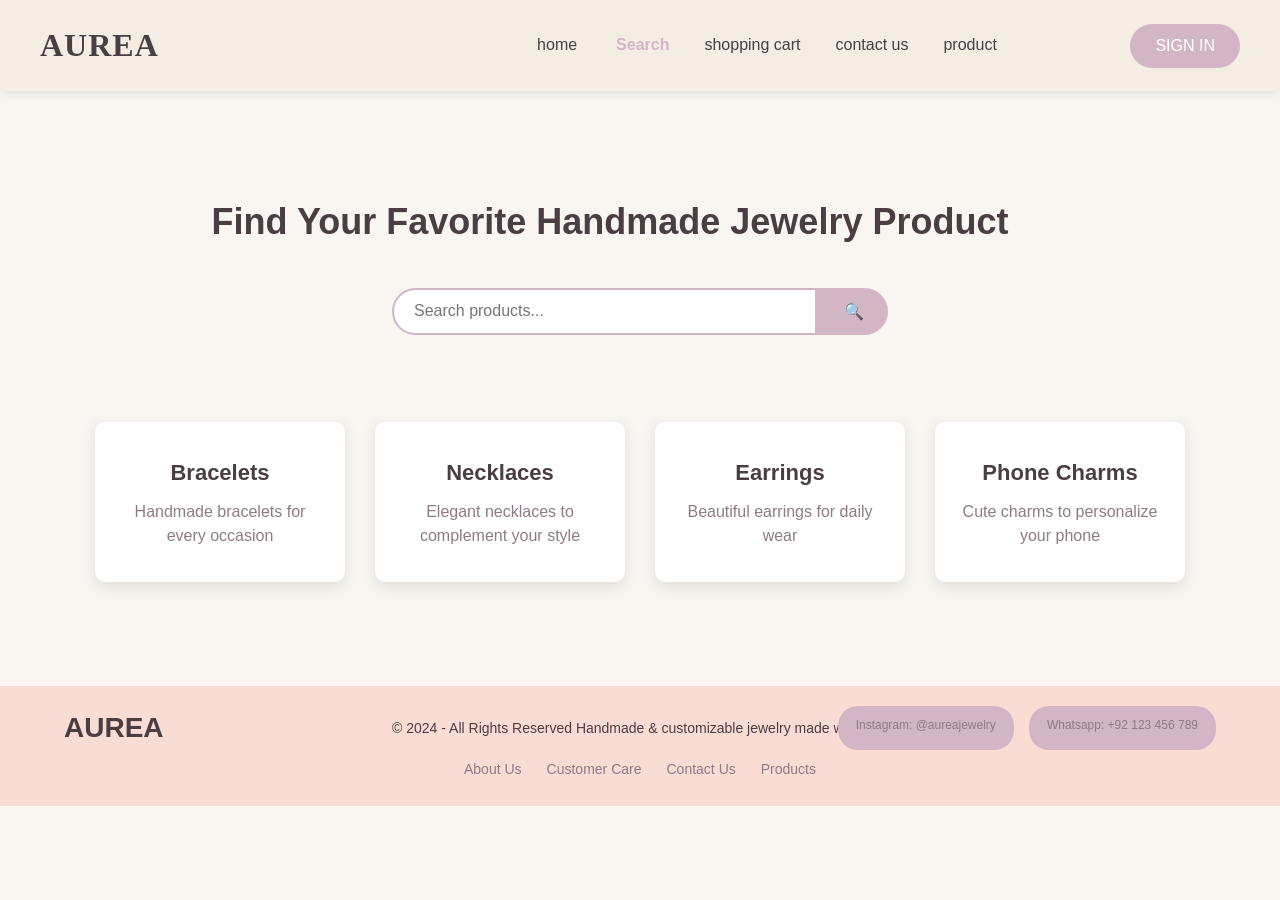
<file: navigation.html>
<!DOCTYPE html>
<html lang="en">
<head>
    <meta charset="UTF-8">
    <meta name="viewport" content="width=device-width, initial-scale=1.0">
    <title>Navigation</title>
</head>
    <link rel="stylesheet" href="css/style2.css">
<body>
    <script src="js/main.js"></script>
    <header>
         <!-- <div class="header-left">AUREA</div> -->
          <div class="header-left">
            <a href="aboutus.html">AUREA</a>
          </div>
         <div class="header-center">
            <nav>
                <a href="index.html">home</a>
                <a href="navigation.html">Search</a>
                <a href="cart.html">shopping cart</a>
                <a href="contact.html">contact us</a>
                <a href="product.html">product</a>
            </nav>
         </div>
         <div class="header-right">
                <button class="sign-in-btn"
                onclick="window.location.href='logiin.html'">
                SIGN IN
                </button>
         </div>

    </header>
    <main>
        <!-- Navigation Page Content -->
        <section class="navigation-section">
            <h1>Find Your Favorite Handmade Jewelry Product</h1>
            
            <!-- <div class="search-container">
                <input type="text" class="search-bar" placeholder="Search products...">
                <button class="search-btn">🔍</button>
            </div> -->
            <div class="search-container">
                <input type="text" class="search-bar" placeholder="Search products...">
                <button class="search-btn" 
                onclick="window.location.href='product.html'">🔍
                </button>
            </div>
            <!-- Navigation Categories -->
                <div class="categories">

                    <a href="product.html" class="category-link">
                        <div class="category-card">
                        <h3>Bracelets</h3>
                        <p>Handmade bracelets for every occasion</p>
                        </div>
                    </a>


                    <a href="product.html" class="category-link">
                        <div class="category-card">
                        <h3>Necklaces</h3>
                        <p>Elegant necklaces to complement your style</p>
                        </div>
                    </a>


                    <a href="product.html" class="category-link">
                        <div class="category-card">
                        <h3>Earrings</h3>
                        <p>Beautiful earrings for daily wear</p>
                        </div>
                    </a>


                    <a href="product.html" class="category-link">
                        <div class="category-card">
                        <h3>Phone Charms</h3>
                        <p>Cute charms to personalize your phone</p>
                        </div>
                    </a>

                </div>
        </section>
    </main>
    <footer>

        <p>
            <a href="aboutus.html" class="footer-brand">
                AUREA
            </a>
        </p>

        <p>
            &copy; 2024 - All Rights Reserved  
            Handmade & customizable jewelry made with love
        </p>


        <div class="footer-links">

            <a href="aboutus.html">About Us</a>
            <a href="footer.html">Customer Care</a>
            <a href="contact.html">Contact Us</a>
            <a href="product.html">Products</a>
        </div>


        <div class="social-icons">
            <a href="https://instagram.com/aureajewelry" 
                target="_blank" 
                class="social-icon">
                <p class="instagram">
                    Instagram: @aureajewelry
                </p>
            </a>


            <a href="https://wa.me/92123456789" 
                target="_blank" 
                class="social-icon">

                <p class="whatsapp">
                    Whatsapp: +92 123 456 789
                </p>

            </a>

        </div>

    </footer>
</body>
</html>
</file>
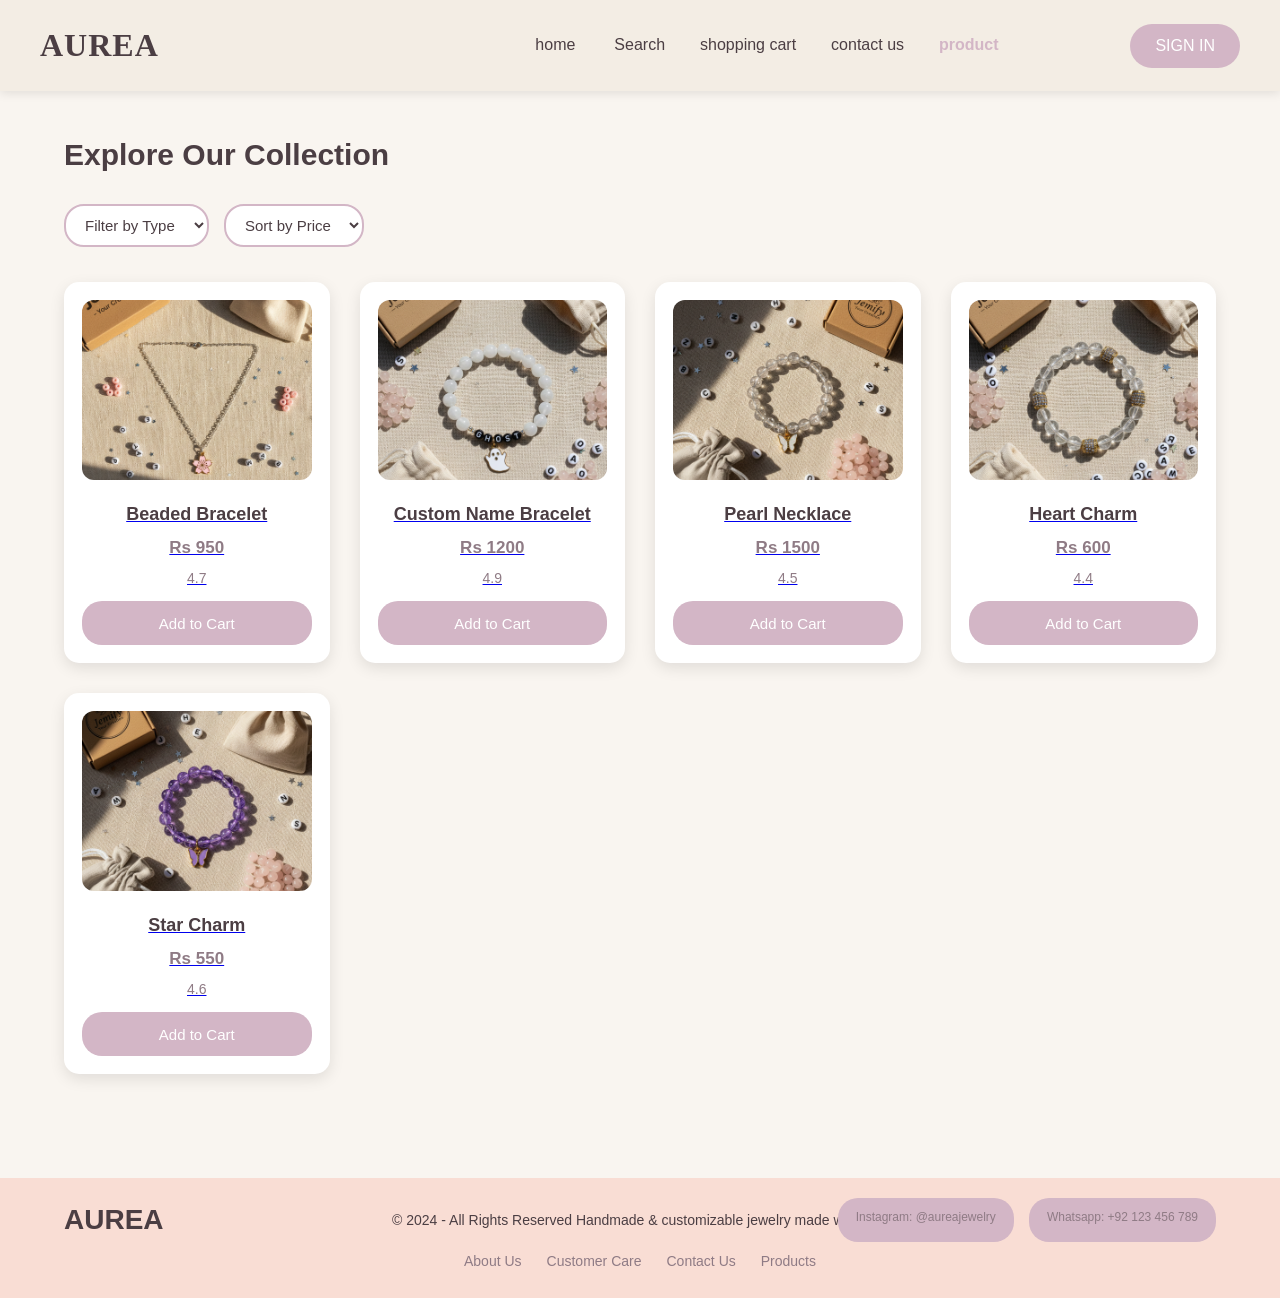
<file: product.html>
<!DOCTYPE html>
<html lang="en">
<head>
    <meta charset="UTF-8">
    <meta name="viewport" content="width=device-width, initial-scale=1.0">
    <title>Products</title>
</head>
    <link rel="stylesheet" href="css/style2.css">
<body>
    <script src="js/main.js"></script>
    <header>
         <!-- <div class="header-left">AUREA</div> -->
          <div class="header-left">
            <a href="aboutus.html">AUREA</a>
          </div>
         <div class="header-center">
            <nav>
                <a href="index.html">home</a>
                <a href="navigation.html">Search</a>
                <a href="cart.html">shopping cart</a>
                <a href="contact.html">contact us</a>
                <a href="product.html">product</a>
            </nav>
         </div>
         <div class="header-right">
                <button class="sign-in-btn"
                onclick="window.location.href='logiin.html'">
                SIGN IN
                </button>
         </div>

    </header>
    <main>
            
    <div class="container">

        <h1>Explore Our Collection</h1>
        
        <div class="filters">
            <select>
                <option>Filter by Type</option>
                <option>Bracelets</option>
                <option>Necklaces</option>
                <option>Charms</option>
            </select>

            <select>
                <option>Sort by Price</option>
                <option>Low to High</option>
                <option>High to Low</option>
            </select>
        </div>

        <div class="grid">

    <div class="card">

        <a href="detail.html">
            <img src="images/Gemini_Generated_Image_p5al0cp5al0cp5al.png" alt="Beaded Bracelet">
            <div class="name">Beaded Bracelet</div>
            <div class="price">Rs 950</div>
            <div class="rating">4.7</div>
        </a>

        <button class="btn add-cart"
        data-name="Beaded Bracelet"
        data-price="950"
        data-image="images/Gemini_Generated_Image_p5al0cp5al0cp5al.png">
        Add to Cart
        </button>

    </div>



    <div class="card">

        <a href="detail.html">
            <img src="images/Gemini_Generated_Image_b17g5jb17g5jb17g.png" alt="Custom Name Bracelet">
            <div class="name">Custom Name Bracelet</div>
            <div class="price">Rs 1200</div>
            <div class="rating">4.9</div>
        </a>

        <button class="btn add-cart"
        data-name="Custom Name Bracelet"
        data-price="1200"
        data-image="images/Gemini_Generated_Image_b17g5jb17g5jb17g.png">
        Add to Cart
        </button>

    </div>




    <div class="card">

        <a href="detail.html">
            <img src="images/Gemini_Generated_Image_ssi55bssi55bssi5.png" alt="Pearl Necklace">
            <div class="name">Pearl Necklace</div>
            <div class="price">Rs 1500</div>
            <div class="rating">4.5</div>
        </a>

        <button class="btn add-cart"
        data-name="Pearl Necklace"
        data-price="1500"
        data-image="images/Gemini_Generated_Image_ssi55bssi55bssi5.png">
        Add to Cart
        </button>

    </div>




    <div class="card">

        <a href="detail.html">
            <img src="images/Gemini_Generated_Image_nbrvjhnbrvjhnbrv.png" alt="Heart Charm">
            <div class="name">Heart Charm</div>
            <div class="price">Rs 600</div>
            <div class="rating">4.4</div>
        </a>

        <button class="btn add-cart"
        data-name="Heart Charm"
        data-price="600"
        data-image="images/Gemini_Generated_Image_nbrvjhnbrvjhnbrv.png">
        Add to Cart
        </button>

    </div>




    <div class="card">

        <a href="detail.html">
            <img src="images/Gemini_Generated_Image_ksocouksocouksoc.png" alt="Star Charm">
            <div class="name">Star Charm</div>
            <div class="price">Rs 550</div>
            <div class="rating">4.6</div>
        </a>

        <button class="btn add-cart"
        data-name="Star Charm"
        data-price="550"
        data-image="images/Gemini_Generated_Image_ksocouksocouksoc.png">
        Add to Cart
        </button>

    </div>



</div>

    </main>

   <footer>

        <p>
            <a href="aboutus.html" class="footer-brand">
                AUREA
            </a>
        </p>

        <p>
            &copy; 2024 - All Rights Reserved  
            Handmade & customizable jewelry made with love
        </p>


        <div class="footer-links">

            <a href="aboutus.html">About Us</a>
            <a href="footer.html">Customer Care</a>
            <a href="contact.html">Contact Us</a>
            <a href="product.html">Products</a>
        </div>


        <div class="social-icons">
            <a href="https://instagram.com/aureajewelry" 
                target="_blank" 
                class="social-icon">
                <p class="instagram">
                    Instagram: @aureajewelry
                </p>
            </a>


            <a href="https://wa.me/92123456789" 
                target="_blank" 
                class="social-icon">

                <p class="whatsapp">
                    Whatsapp: +92 123 456 789
                </p>

            </a>

        </div>

    </footer>
</body>
</html>




<!-- <header>
         <div class="header-left">AUREA</div>
         <div class="header-right">
            <nav>
                <a href="index.html">home</a>
                <a href="navigation.html">Search</a>
                <a href="cart.html">shopping cart</a>
                <a href="contact.html">contact us</a>
                <a href="checkout.html">checkout</a>
            </nav>
                <button class="sign-in-btn">SIGN IN</button>
         </div>

    </header>
<!DOCTYPE html>
<html lang="en">
<head>
    <meta charset="UTF-8">
    <title>Products – Aurea</title>

    <style>
        body {
            font-family: Arial;
            background: #F9F5F0;
            margin: 0;
            padding: 0;
        }

        .container {
            width: 90%;
            margin: auto;
            padding: 30px 0;
        }

        h1 {
            margin-bottom: 20px;
            font-size: 28px;
            color: #333;
        }

        .filters {
            display: flex;
            gap: 15px;
            margin-bottom: 30px;
        }

        select {
            padding: 10px;
            border-radius: 8px;
            border: 1px solid #D0D0D0;
        }
        .grid {
            display: grid;
            grid-template-columns: repeat(4, 1fr);
            gap: 20px;
        }

        .card {
            background: white;
            padding: 15px;
            border-radius: 10px;
            box-shadow: 0 4px 10px rgba(0,0,0,0.1);
            text-align: center;
        }

        .card img {
            width: 100%;
            height: 160px;
            object-fit: cover;
            border-radius: 8px;
        }

        .name {
            font-size: 17px;
            margin: 10px 0 5px;
            font-weight: bold;
        }

        .price {
            color: #E29578;
            font-size: 16px;
            margin-bottom: 6px;
        }

        .rating {
            font-size: 14px;
            color: #888;
            margin-bottom: 10px;
        }

        .btn {
            padding: 10px 15px;
            background: #E29578;
            color: white;
            border: none;
            border-radius: 8px;
            cursor: pointer;
            width: 100%;
        }

        .btn:hover {
            background: #d47d63;
        }
    </style>
</head>

<body>

    <div class="container">

        <h1>Our Jewelry</h1>

        <div class="filters">
            <select>
                <option>Filter by Type</option>
                <option>Bracelets</option>
                <option>Necklaces</option>
                <option>Charms</option>
            </select>

            <select>
                <option>Sort by Price</option>
                <option>Low to High</option>
                <option>High to Low</option>
            </select>
        </div>

        <div class="grid">

            <div class="card">
                <img src="../ai-images/bracelet1.jpg">
                <div class="name">Beaded Bracelet</div>
                <div class="price">Rs 950</div>
                <div class="rating"> 4.7</div>
                <button class="btn">Add to Cart</button>
            </div>

            <div class="card">
                <img src="../ai-images/bracelet2.jpg">
                <div class="name">Custom Name Bracelet</div>
                <div class="price">Rs 1200</div>
                <div class="rating"> 4.9</div>
                <button class="btn">Add to Cart</button>
            </div>

            <div class="card">
                <img src="../ai-images/necklace1.jpg">
                <div class="name">Pearl Necklace</div>
                <div class="price">Rs 1500</div>
                <div class="rating"> 4.5</div>
                <button class="btn">Add to Cart</button>
            </div>

            <div class="card">
                <img src="../ai-images/charm1.jpg">
                <div class="name">Heart Charm</div>
                <div class="price">Rs 600</div>
                <div class="rating"> 4.4</div>
                <button class="btn">Add to Cart</button>
            </div>

            <div class="card">
                <img src="../ai-images/charm2.jpg">
                <div class="name">Star Charm</div>
                <div class="price">Rs 550</div>
                <div class="rating"> 4.6</div>
                <button class="btn">Add to Cart</button>
            </div>

            <div class="card">
                <img src="../ai-images/necklace2.jpg">
                <div class="name">Initial Necklace</div>
                <div class="price">Rs 1700</div>
                <div class="rating"> 4.8</div>
                <button class="btn">Add to Cart</button>
            </div>

            <div class="card">
                <img src="../ai-images/bracelet3.jpg">
                <div class="name">Minimal Bracelet</div>
                <div class="price">Rs 900</div>
                <div class="rating"> 4.3</div>
                <button class="btn">Add to Cart</button>
            </div>

            <div class="card">
                <img src="../ai-images/charm3.jpg">
                <div class="name">Moon Charm</div>
                <div class="price">Rs 580</div>
                <div class="rating"> 4.7</div>
                <button class="btn">Add to Cart</button>
            </div>

        </div> 

    </div> 

</body>
</html>
<footer>
        <p>AUREA </p>
        <p> &copy; 2024 - All Rights Reserved  Handmade & customizable jewelry made with love</p>
        <div class="social-icons">
                    <a href="https://instagram.com/aureajewelry" target="_blank" class="social-icon">
                        <p class="instagram">Instagram: @aureajewelry</p>
                    </a>
                    <a href="https://wa.me/92123456789" target="_blank" class="social-icon">
                        <p class="whatsapp">Whatsapp: +92 123 456 789</p>
                    </a>
        </div>

   </footer>
 -->
</file>
<file: css/style2.css>
/* ============================================================
   STYLE.CSS — Main Stylesheet
   Pages covered (6 out of 10):
     1. Shared / Global (all pages)
     2. Homepage
     3. Navigation / Browse Page
     4. Shopping Cart Page
     5. Contact Us Page
     6. Checkout Page

   Note: Login page CSS is currently commented out at the bottom.
   Remaining 4 pages do not yet have CSS in this file.
   ============================================================ */

/* ============================================================
   1. GLOBAL / RESET
   ============================================================ */

*
{
    margin: 0;
    padding: 0;
    box-sizing: border-box;
}

body
{
    font-family: 'Cormorant Garamond', serif;
    font-family: 'Montserrat', serif;
    line-height: 1.6;
    color: #4B3E43;
    background-color: #F3EDE4;
}

/* Prevent horizontal scrolling */
body
{
    max-width: 100%;
    overflow-x: hidden;
}

/* Text overflow protection */
h1, h2, h3, p, a
{
    word-wrap: break-word;
    overflow-wrap: break-word;
}

/* Responsive images */
img
{
    max-width: 100%;
    height: auto;
}

/* Mobile-friendly form elements — prevents zoom on iOS */
input, textarea, select, button
{
    font-size: 16px;
}

/* Flex wrapping for key containers */
.container, .hero-content, .products-container, .cart-container
{
    flex-wrap: wrap;
}

/* Minimum touch target size for accessibility */
button, .btn, a
{
    min-height: 44px;
    min-width: 44px;
}

/* ============================================================
   2. HEADER (shared across all pages)
   ============================================================ */

header
{
    display: flex;
    justify-content: space-between;
    align-items: center;
    padding: 20px 40px;
    background-color: #F3EDE4;
    box-shadow: 0 2px 10px rgba(0,0,0,0.1);
    position: sticky;
    top: 0;
    z-index: 1000;
}

.header-left
{
    font-size: 32px;
    font-weight: bold;
    color: #4B3E43;
    font-family:'Cormorant Garamond',serif;
    letter-spacing: 1px;
    flex: 1;
}

.header-center
{
    display: flex;
    align-items: center;
    justify-content: center;
    flex: 2;
}

.header-center nav
{
    display: flex;
    align-items: center;
    gap: 35px;
}

.header-center nav a
{
    text-decoration: none;
    color: #4B3E43;
    font-weight: 500;
    font-size: 16px;
    transition: color 0.3s ease;
    padding: 8px 0;
    position: relative;
    white-space: nowrap;
}

.header-center nav a:hover
{
    color: #D3B6C6;
}

/* Underline animation on nav links */
.header-center nav a::after
{
    content: '';
    position: absolute;
    width: 0;
    height: 2px;
    bottom: 0;
    left: 0;
    background-color: #D3B6C6;
    transition: width 0.3s ease;
}

.header-center nav a:hover::after
{
    width: 100%;
}

.header-left a {

    text-decoration:none;

    color:inherit;

}

.header-left a:hover {

    color:#846476;

}

/* Active nav link state */
nav a.active
{
    color: #D3B6C6;
    font-weight: bold;
}

.sign-in-btn
{
    background-color: #D3B6C6;
    color: white;
    border: none;
    padding: 10px 25px;
    font-size: 16px;
    border-radius: 30px;
    cursor: pointer;
    font-weight: 500;
    transition: all 0.3s ease;
    /*margin-left: 10%;*/
    justify-content: center;
}

.sign-in-btn:hover
{
    background-color: #4B3E43;
    color: #4B3E43;
    box-shadow: 0 5px 15px rgba(0,0,0,0.1);
}

/* ============================================================
   3. FOOTER (shared across all pages)
   ============================================================ */
footer
{
    background-color: #F9DDD4;

    color: #4B3E43;

    width:100%;

    min-height:120px;

    position:relative;

    padding:20px;

    margin-top:5%;

}

/* AUREA left */

footer > p:first-child
{
    position:absolute;

    left:5%;

    top:35%;

    transform:translateY(-50%);

    font-size:28px;

    font-weight:bold;

    color:#4B3E43;

    margin:0;

}

/* Copyright center */

footer > p:nth-child(2)
{

    position:absolute;

    left:50%;

    top:35%;

    transform:translate(-50%,-50%);

    margin:0;

    font-size:14px;

    font-weight:500;

    text-align:center;

}

/* Footer links below */

.footer-links
{

    display:flex;

    justify-content:center;

    gap:25px;

    position:absolute;

    left:50%;

    top:60%;

    transform:translateX(-50%);

}

.footer-links a
{

    text-decoration:none;

    color:#8F7B85;

    font-size:14px;

}

.footer-links a:hover
{

    color:#4B3E43;

}

/* Social right */

.social-icons
{

    position:absolute;

    right:5%;

    top:35%;

    transform:translateY(-50%);

    display:flex;

    gap:20px;

}

.social-icon
{

    text-decoration:none;

    color:#4B3E43;

}

.social-icon p
{

    margin:0;

    font-size:12px;

    color:#8F7B85;

}

/* Brand */

.footer-brand
{

    text-decoration:none;

    color:inherit;

}

.footer-brand:hover
{

    color:#a08192;

}

/* ============================================================
   4. HOMEPAGE
   ============================================================ */

/* --- Hero Section --- */
.hero-section
{
    padding: 40px 20px;
}

.hero-content
{
    display: flex;
    align-items: center;
}

h1
{
    display: inline-block;
    margin-right: 60px;
}

.subtitle
{
    font-size: 18px;
    color: #8F7B85;
    margin-top: 20px;
}

.hero-image
{
    width: 100%;
    height: 40%;
    border-radius: 10px;
}
/*
.shop-now-btn
{
    display: inline-block;
    background-color: #D3B6C6;
    color: white;
    margin-left:60%;
    padding: 12px 30px;
    font-size: 16px;
    border: none;
    border-radius: 20px;
    vertical-align: middle;
}

.shop-now-btn:hover
{
    background-color: #4B3E43;
} */
.shop-now-btn {
    display: inline-block;
    background-color: #D3B6C6;
    color: white;

    padding: 12px 35px;
    margin-top: 20px;

    font-size: 16px;
    font-weight: bold;

    border: none;
    border-radius: 20px;

    cursor: pointer;
    text-align: center;
}

.shop-now-btn:hover {
    background-color: #4B3E43;
}

/* ==========================================================
   FEATURED PRODUCTS SECTION
========================================================== */

.featured-section
{
    padding: 20px 20px;
    text-align: center;
}

.featured-section h2
{
    font-size: 32px;
    color: #4B3E43;
    margin-bottom: 40px;
    letter-spacing: 1px;
}

/* PRODUCT GRID */

 .products-container
{
    display: flex;
    justify-content: center;
    gap: 120px;
    flex-wrap: wrap;
}

.product-card
{
    flex: 1;
    max-width: 230px;
}
/* PRODUCT CARD */

.product-card
{
    background: white;

    width: 220px;

    padding: 15px;

    border-radius: 12px;

    box-shadow: 0 5px 15px rgba(0,0,0,0.1);

    transition: all 0.3s ease;

    display: flex;
    flex-direction: column;
    align-items: center;
}

.product-card:hover
{
    transform: translateY(-5px);
    box-shadow: 0 10px 20px rgba(0,0,0,0.15);
}

/* PRODUCT IMAGE */

.product-card img
{
    width: 100%;
    height: 200px;

    object-fit: cover;

    border-radius: 8px;

    margin-bottom: 12px;
}

/* PRODUCT NAME */

.product-card h3
{
    color: #4B3E43;

    font-size: 16px;

    margin-bottom: 5px;

    min-height: 40px;

    display: flex;
    align-items: center;
    justify-content: center;
    text-align: center;
}

/* PRICE */

.product-card .price
{
    color: #D3B6C6;

    font-size: 18px;

    font-weight: bold;

    margin-top: 0;
}

.product-card a
{
    text-decoration: none;
    color: inherit;
    display: block;
}
/* RESPONSIVE */

@media (max-width: 768px)
{
    .products-container
    {
        gap: 20px;
    }

    .product-card
    {
        width: 180px;
    }

    .product-card img
    {
        height: 170px;
    }
}

@media (max-width: 480px)
{
    .product-card
    {
        width: 100%;
        max-width: 280px;
    }

    .product-card img
    {
        height: 220px;
    }
}

/* ============================================================
   5. NAVIGATION / BROWSE PAGE
   ============================================================ */

.navigation-section
{
    padding: 40px 20px;
    text-align: center;
}

.navigation-section h1
{
    font-size: 36px;
    color: #4B3E43;
    margin-top: 5%;
    margin-bottom:3%;
}

/* --- Search Bar --- */
.search-container
{
    display: flex;
    justify-content: center;
    margin-left: 30%;
    max-width: 40%;
}

.search-bar
{
    width: 100%;
    padding: 12px 20px;
    border: 2px solid #D3B6C6;
    border-radius: 25px 0 0 25px;
    font-size: 16px;
}

.search-btn
{
    background-color: #D3B6C6;
    color: white;
    border: 2px solid #D3B6C6;
    border-radius: 0 25px 25px 0;
    padding: 12px 25px;
    cursor: pointer;
    font-size: 16px;
}

.search-btn:hover
{
    background-color: #4B3E43;
}

/* --- Category Cards --- */

.categories {
    display: flex;
    justify-content: center;
    align-items: stretch;
    flex-wrap: wrap;

    gap: 30px;

    margin-top: 7%;
    padding: 0 40px;
}

.category-card {
    background: white;

    width: 250px;
    min-height: 160px;

    border-radius: 10px;

    padding: 25px;

    text-align: center;

    box-shadow: 0 5px 15px rgba(0,0,0,0.1);

    transition: all 0.3s ease;

    display: flex;
    flex-direction: column;
    justify-content: center;
}

.category-card:hover {
    transform: translateY(-5px);
    box-shadow: 0 10px 20px rgba(0,0,0,0.15);
}

.category-card h3 {
    color: #4B3E43;

    font-size: 22px;

    margin-bottom: 10px;
}

.category-card p {
    color: #8F7B85;

    font-size: 16px;

    line-height: 1.5;
}

.category-link {
    text-decoration: none;
    color: inherit;
}
/* ============================================================
   6. SHOPPING CART PAGE
   ============================================================ */
/* ============================================================
   SHOPPING CART PAGE
============================================================ */

.cart-section
{
    padding: 40px 20px;
    max-width: 80%;
    margin: 0 auto;
}

.cart-section h1
{
    text-align: center;
    color: #4B3E43;
    margin-bottom: 40px;
    font-size: 36px;
}

.cart-items h2
{
    color: #4B3E43;
    margin-bottom: 30px;
}

.cart-container
{
    display: flex;
    gap: 40px;
    align-items: flex-start;
}

.cart-items
{
    flex: 2;
}

/* ============================================================
   CART ITEM
============================================================ */

.cart-item
{
    display: flex;
    align-items: center;
    justify-content: space-between;

    background: white;

    padding: 20px;
    margin-bottom: 25px;

    border-radius: 10px;

    box-shadow: 0 2px 10px rgba(0,0,0,0.1);
}

.cart-item img
{
    width: 120px;
    height: 120px;

    object-fit: cover;

    border-radius: 8px;

    margin-right: 25px;
}

.item-details
{
    flex: 1;
}

.item-details h3
{
    color: #4B3E43;
    margin-bottom: 5px;
}

.item-details .price
{
    color: #D3B6C6;
    font-size: 18px;
    font-weight: bold;
}

/* ============================================================
   QUANTITY CONTROLS
============================================================ */

.quantity-control
{
    display: flex;
    align-items: center;
    margin-top: 15px;
}

.quantity-btn
{
    width: 35px;
    height: 35px;

    border: none;
    border-radius: 50%;

    background-color: #F3EDE4;

    cursor: pointer;

    font-size: 16px;

    transition: 0.3s ease;
}

.quantity-btn:hover
{
    background-color: #D3B6C6;
    color: white;
}

.quantity
{
    margin: 0 15px;
    font-weight: bold;
    color: #4B3E43;
}

/* ============================================================
   REMOVE BUTTON
============================================================ */

.remove-btn
{
    background-color: #F3EDE4;
    color: #4B3E43;

    border: none;

    padding: 10px 18px;

    border-radius: 5px;

    cursor: pointer;

    transition: 0.3s ease;
}

.remove-btn:hover
{
    background-color: #D3B6C6;
    color: white;
}

/* ============================================================
   ORDER SUMMARY
============================================================ */

.order-summary
{
    flex: 1;

    background: white;

    padding: 30px;

    border-radius: 10px;

    box-shadow: 0 2px 10px rgba(0,0,0,0.1);

    position: sticky;
    top: 100px;
}

.order-summary h2
{
    color: #4B3E43;
    margin-bottom: 25px;
    text-align: center;
}

.summary-row
{
    display: flex;
    justify-content: space-between;

    margin-bottom: 18px;
    padding-bottom: 18px;

    border-bottom: 1px solid #F3EDE4;
}

.summary-row.total
{
    font-size: 20px;
    font-weight: bold;

    color: #4B3E43;

    border-bottom: none;
}

.delivery-info
{
    text-align: center;
    color: #8F7B85;

    margin: 20px 0;
}

/* ============================================================
   PROMO CODE
============================================================ */

.promo-code
{
    display: flex;
    margin: 20px 0;
}

.promo-code input
{
    flex: 1;

    padding: 12px;

    border: 1px solid #D3B6C6;

    border-radius: 5px 0 0 5px;
}

.promo-code button
{
    background-color: #D3B6C6;
    color: white;

    border: none;

    padding: 12px 20px;

    border-radius: 0 5px 5px 0;

    cursor: pointer;

    transition: 0.3s ease;
}

.promo-code button:hover
{
    background-color: #4B3E43;
}

/* ============================================================
   CART BUTTONS
============================================================ */

.cart-buttons
{
    display: flex;
    flex-direction: column;
    gap: 12px;
}

.continue-btn,
.checkout-btn
{
    padding: 14px;

    border: none;
    border-radius: 5px;

    font-size: 16px;

    cursor: pointer;

    text-align: center;

    text-decoration: none;

    transition: 0.3s ease;
}

.continue-btn
{
    background-color: #F3EDE4;
    color: #4B3E43;
}

.continue-btn:hover
{
    background-color: #e0d8cc;
}

.checkout-btn
{
    background-color: #D3B6C6;
    color: white;
}

.checkout-btn:hover
{
    background-color: #4B3E43;
}

/* ============================================================
   PRODUCT LINKS
============================================================ */

.product-link
{
    text-decoration: none;
    color: inherit;
}

.product-link h3
{
    transition: 0.3s ease;
}

.product-link h3:hover
{
    color: #D3B6C6;
}

.product-link img
{
    transition: 0.3s ease;
}

.product-link img:hover
{
    transform: scale(1.04);
}

/* ============================================================
   EMPTY CART
============================================================ */

.empty-cart
{
    text-align: center;
    color: #8F7B85;
    font-size: 18px;
    margin-top: 30px;
}

/* ============================================================
   CHECKOUT BUTTON LINK
============================================================ */

.checkout-btn
{
    display: block;
    text-align: center;
    text-decoration: none;
}

/* ============================================================
   RESPONSIVE
============================================================ */

@media (max-width: 768px)
{
    .cart-container
    {
        flex-direction: column;
    }

    .cart-item
    {
        flex-direction: column;
        text-align: center;
    }

    .cart-item img
    {
        margin-right: 0;
        margin-bottom: 15px;
    }

    .quantity-control
    {
        justify-content: center;
    }

    .remove-btn
    {
        margin-top: 15px;
    }

    .order-summary
    {
        position: static;
        width: 100%;
    }
}

/* ============================================================
   RESPONSIVE
============================================================ */

@media (max-width: 768px)
{
    .cart-section
    {
        max-width: 95%;
        padding: 20px 15px;
    }

    .cart-container
    {
        flex-direction: column;
    }

    .cart-item
    {
        flex-direction: column;
        text-align: center;
    }

    .cart-item img
    {
        margin-right: 0;
        margin-bottom: 15px;
    }

    .quantity-control
    {
        justify-content: center;
    }

    .remove-btn
    {
        margin-top: 15px;
    }

    .order-summary
    {
        position: static;
        width: 100%;
    }
}

/* ============================================================
   7. CONTACT US PAGE
   ============================================================ */

.contact-section
{
    padding:3% 5%;
    max-width: 80%;
    margin: 0 8%;
}

.contact-section h1
{
    text-align: center;
    color: #4B3E43;
    font-size: 36px;
    margin-bottom: 5%;
}

.contact-subtitle
{
    text-align: center;
    color: #8F7B85;
    font-size: 18px;
    margin-bottom: 5%;
}

.contact-container
{
    display: flex;
    gap: 5%;
}

/* --- Contact Form --- */
.contact-form
{
    flex: 1;
    background: white;
    padding: 3%;
    border-radius: 10px;
    box-shadow: 0 5px 15px rgba(0,0,0,0.1);
}

.form-group
{
    margin-bottom: 5%;
}

.form-group input,
.form-group textarea
{
    width: 100%;
    padding: 12px 15px;
    border: 1px solid #D3B6C6;
    border-radius: 5px;
    font-size: 16px;
    font-family: 'Arial', sans-serif;
}

.form-group input:focus,
.form-group textarea:focus
{
    outline: none;
    border-color: #4B3E43;
}

.submit-btn
{
    background-color: #D3B6C6;
    color: white;
    border: none;
    padding: 4% 8%;
    font-size: 18px;
    border-radius: 30px;
    cursor: pointer;
    width: 100%;
    font-weight: bold;
}

.submit-btn:hover
{
    background-color: #4B3E43;
}

.response-time
{
    text-align: center;
    color: #8F7B85;
    margin-top: 6%;
    font-style: italic;
}

/* --- Contact Info Panel --- */
.contact-info
{
    flex: 1;
    background: white;
    padding: 2%;
    border-radius: 10px;
    box-shadow: 0 5px 15px rgba(0,0,0,0.1);
}

.contact-info h2
{
    color: #4B3E43;
    margin-bottom: 10%;
    text-align: center;
}

.info-item
{
    margin-bottom: 5%;
    padding-bottom: 2%;
    border-bottom: 1px solid #F3EDE4;
}

.info-item h3
{
    color: #D3B6C6;
    font-size: 18px;
    margin-bottom: 1%;
}

.info-item p
{
    color: #4B3E43;
    font-size: 16px;
}

/* ============================================================
   8. CHECKOUT PAGE
   ============================================================ */

.checkout-section
{
    padding: 40px 20px;
    max-width: 78%;
    margin: 0 13%;
}

.checkout-section h1
{
    text-align: center;
    color: #4B3E43;
    font-size: 36px;
    margin-bottom: 5%;
}

.checkout-container
{
    display: flex;
    gap: 5%;
}

/* --- Shipping Info Form --- */
.shipping-info
{
    flex: 1.5;
    background: white;
    padding: 5%;
    border-radius: 10px;
    box-shadow: 0 5px 15px rgba(0,0,0,0.1);
}

.shipping-info h2
{
    color: #4B3E43;
    margin-bottom: 8%;
    font-size: 24px;
}

.form-group label
{
    display: block;
    color: #4B3E43;
    margin-bottom: 1%;
    font-weight: 500;
}

.form-group input
{
    width: 100%;
    padding: 4% 5%;
    border: 1px solid #D3B6C6;
    border-radius: 5px;
    font-size: 16px;
}

.form-group input:focus
{
    outline: none;
    border-color: #4B3E43;
}

/* --- Payment Options --- */
.payment-options
{
    margin: 25px 0;
}

.payment-option
{
    margin-bottom: 4%;
    display: flex;
    align-items: center;
}

.payment-option input
{
    margin-right: 2%;
}

.payment-option label
{
    margin-bottom: 0;
    cursor: pointer;
}

.secure-payment
{
    background-color: #F3EDE4;
    padding: 3%;
    text-align: center;
    border-radius: 5px;
    margin: 4% 0;
    color: #8F7B85;
    font-size: 14px;
}

.place-order-btn
{
    background-color: #D3B6C6;
    color: white;
    border: none;
    padding: 4%;
    font-size: 18px;
    border-radius: 5px;
    cursor: pointer;
    width: 100%;
    font-weight: bold;
    margin-top: 3%;
}

.place-order-btn:hover
{
    background-color: #4B3E43;
}

/* --- Order Summary (Checkout) --- */
.order-summary
{
    flex: 1;
    background: white;
    padding: 5%;
    border-radius: 10px;
    box-shadow: 0 5px 15px rgba(0,0,0,0.1);
    height: 50%;
}

.order-summary h2
{
    color: #4B3E43;
    margin-bottom: 5%;
    text-align: center;
    font-size: 24px;
}

.order-items
{
    margin-bottom: 4%;
    padding-bottom: 5%;
    border-bottom: 1px solid #F3EDE4;
}

.order-item
{
    display: flex;
    justify-content: space-between;
    margin-bottom: 4%;
    color: #4B3E43;
}

.price-row
{
    display: flex;
    justify-content: space-between;
    margin-bottom: 4%;
    padding-bottom: 2%;
    border-bottom: 1px solid #F3EDE4;
}

.price-row.total
{
    font-size: 20px;
    font-weight: bold;
    color: #4B3E43;
    border-bottom: 0;
}

.delivery-info
{
    text-align: center;
    color: #8F7B85;
    margin-top: 4%;
    padding-top: 3%;
    border-top: 1px solid #F3EDE4;
}

/* ============================================================
   9. RESPONSIVE — Mobile (max-width: 768px)
   ============================================================ */

@media (max-width: 768px)
{
    /* --- Header --- */
    header
    {
        flex-direction: column;
        padding: 15px 20px;
        text-align: center;
        height: auto;
    }

    .header-left
    {
        margin-bottom: 15px;
        font-size: 28px;
    }

    .header-right
    {
        flex-direction: column;
        width: 100%;
    }

    .header-right nav
    {
        flex-wrap: wrap;
        justify-content: center;
        gap: 15px;
        margin-bottom: 15px;
    }

    .header-right nav a
    {
        font-size: 14px;
        padding: 5px 0;
    }

    .sign-in-btn
    {
        margin-left: 0;
        margin-top: 10px;
        padding: 8px 20px;
        font-size: 14px;
        align-self: center;
    }

    /* --- Homepage --- */
    .hero-section
    {
        padding: 20px 15px;
    }

    .hero-content
    {
        flex-direction: column;
        align-items: center;
        text-align: center;
    }

    h1
    {
        font-size: 28px !important;
        margin-right: 0 !important;
        margin-bottom: 20px;
        white-space: normal;
        text-align: center;
    }

    .subtitle
    {
        font-size: 16px;
        margin-top: 10px;
        padding: 0 10px;
    }

    .shop-now-btn
    {
        margin-left: 0 !important;
        margin-top: 20px;
        padding: 10px 25px;
        font-size: 14px;
    }

    .hero-image
    {
        height: 250px;
        margin-top: 20px;
    }

    /* --- Featured Products --- */
    .featured-section
    {
        padding: 20px 15px;
    }

    .featured-section h2
    {
        font-size: 24px;
        margin-bottom: 20px;
    }

    .products-container
    {
        flex-direction: column;
        align-items: center;
        gap: 20px;
    }

    .product-card
    {
        width: 90%;
        max-width: 300px;
    }

    /* --- Navigation Page ---*/
     .navigation-section h1
    {
        font-size: 28px;
        margin-top: 20px;
        margin-bottom: 20px;
    }

    .search-container
    {
        width: 90%;
        margin: 20px auto;
    }

    .search-bar, .search-btn
    {
        padding: 10px 15px;
        font-size: 14px;
    }

    .categories
    {
        grid-template-columns: 1fr;
        gap: 20px;
        margin-top: 40px;
        padding: 0 15px;
    }

    .category-card
    {
        padding: 20px 15px;
    }

    .category-card h3
    {
        font-size: 18px;
    }

.category-card p
{
    color: #8F7B85;
    font-size: 16px;
}
nav a.active
{
    color: #D3B6C6;
    font-weight: bold;
}

    /* --- Shopping Cart --- */
    .cart-section
    {
        padding: 20px 15px;
    }

    .cart-section h1
    {
        font-size: 28px;
    }

    .cart-container
    {
        flex-direction: column;
        gap: 30px;
    }

    .cart-item
    {
        flex-direction: column;
        text-align: center;
        padding: 15px;
    }

    .cart-item img
    {
        margin-right: 0;
        margin-bottom: 15px;
        width: 120px;
        height: 120px;
    }

    .item-details
    {
        margin-bottom: 15px;
    }

    .quantity-control
    {
        justify-content: center;
        margin-bottom: 10px;
    }

    .remove-btn
    {
        margin-top: 10px;
    }

    /* --- Contact Us --- */
    .contact-section h1
    {
        font-size: 28px;
    }

    .contact-subtitle
    {
        font-size: 16px;
        margin-bottom: 20px;
    }

    .contact-container
    {
        flex-direction: column;
        gap: 30px;
    }

    .contact-form, .contact-info
    {
        padding: 20px;
        width: 100% !important;
    }

    .form-group input,
    .form-group textarea
    {
        padding: 10px 12px;
        font-size: 14px;
    }

    .submit-btn
    {
        padding: 12px;
        font-size: 16px;
    }

    /* --- Checkout --- */
    .checkout-section h1
    {
        font-size: 28px;
        margin-bottom: 20px;
    }

    .checkout-container
    {
        flex-direction: column;
        gap: 30px;
    }

    .shipping-info, .order-summary
    {
        padding: 20px;
        width: 100%;
    }

    .form-group input
    {
        padding: 10px 12px;
        font-size: 14px;
    }

    .place-order-btn
    {
        padding: 12px;
        font-size: 16px;
    }

    /* --- Footer --- */
    footer
    {
        height: auto;
        padding: 20px 15px;
        flex-direction: column;
        text-align: center;
    }

    footer > p:first-child,
    footer > p:nth-child(2),
    footer > p:nth-child(3)
    {
        position: static;
        transform: none;
        margin-bottom: 10px;
    }

    footer > p:first-child
    {
        font-size: 24px;
        margin-bottom: 15px;
    }

    footer > p:nth-child(3)
    {
        margin-bottom: 20px;
    }

    .social-icons
    {
        position: static;
        transform: none;
        flex-direction: column;
        gap: 15px;
        align-items: center;
    }

    .social-icon
    {
        padding: 10px;
        text-align: center;
    }
}


/* ============================================================
   HEADER + FOOTER MOBILE FIX
   ============================================================ */

@media (max-width: 768px)
{
    /* ================= HEADER ================= */

    header
    {
        flex-direction: column;
        padding: 15px;
        gap: 15px;
        text-align: center;
    }

    .header-left
    {
        flex: none;
        font-size: 28px;
        margin: 0;
    }

    .header-center
    {
        width: 100%;
        flex: none;
    }

    .header-center nav
    {
        display: flex;
        flex-wrap: wrap;
        justify-content: center;
        gap: 12px;
        width: 100%;
    }

    .header-center nav a
    {
        font-size: 14px;
        padding: 6px 8px;
    }

    .sign-in-btn
    {
        margin: 0;
        padding: 10px 20px;
        font-size: 14px;
    }

    /* ================= FOOTER ================= */

    footer
    {
        min-height: auto;
        padding: 30px 20px;
        display: flex;
        flex-direction: column;
        align-items: center;
        text-align: center;
        gap: 20px;
    }

    footer > p:first-child,
    footer > p:nth-child(2)
    {
        position: static;
        transform: none;
        margin: 0;
    }

    .footer-links
    {
        position: static;
        transform: none;
        display: flex;
        flex-wrap: wrap;
        justify-content: center;
        gap: 15px;
        margin: 0;
    }

    .footer-links a
    {
        font-size: 14px;
    }

    .social-icons
    {
        position: static;
        transform: none;
        display: flex;
        justify-content: center;
        flex-wrap: wrap;
        gap: 15px;
    }

    .social-icon
    {
        display: flex;
        flex-direction: column;
        align-items: center;
    }

    .social-icon p
    {
        margin-top: 4px;
    }
}

/* ============================================================
   EXTRA SMALL PHONES
   ============================================================ */

@media (max-width: 480px)
{
    .header-left
    {
        font-size: 24px;
    }

    .header-center nav
    {
        gap: 8px;
    }

    .header-center nav a
    {
        font-size: 13px;
        padding: 4px 6px;
    }

    .footer-links
    {
        flex-direction: column;
        gap: 10px;
    }

    .social-icons
    {
        flex-direction: column;
        gap: 12px;
    }
}

/* ============================================================
   10. RESPONSIVE — Small Phones (max-width: 480px)
   ============================================================ */

@media (max-width: 480px)
{
    h1
    {
        font-size: 24px !important;
    }

    .hero-image
    {
        height: 200px;
    }

    .featured-section h2,
    .cart-section h1,
    .contact-section h1,
    .checkout-section h1,
    .navigation-section h1
    {
        font-size: 22px;
    }

    .header-right nav
    {
        gap: 10px;
    }

    .header-right nav a
    {
        font-size: 13px;
    }

    .category-card h3
    {
        font-size: 16px;
    }

    .category-card p
    {
        font-size: 14px;
    }

    .form-group label
    {
        font-size: 14px;
    }

    .summary-row, .price-row
    {
        font-size: 14px;
    }
}

/* ============================================================
   11. RESPONSIVE — Tablet (769px to 1024px)
   ============================================================ */

@media (min-width: 769px) and (max-width: 1024px)
{
    header
    {
        padding: 15px 25px;
    }

    .header-right nav
    {
        gap: 20px;
    }

    .header-right nav a
    {
        font-size: 15px;
    }

    .sign-in-btn
    {
        margin-left: 200px;
        padding: 8px 20px;
    }

    .shop-now-btn
    {
        margin-left: 400px;
    }

    .cart-container,
    .contact-container,
    .checkout-container
    {
        flex-direction: column;
        gap: 30px;
    }

    .products-container
    {
        gap: 40px;
    }

    .categories
    {
        grid-template-columns: repeat(2, 1fr);
    }
}

/* ==========================================================
   PRODUCT DETAIL PAGE
========================================================== */

.product-detail-page
{
    padding: 50px 5%;
}

.product-container
{
    max-width: 1200px;
    margin: auto;
}

.main-section
{
    display: flex;
    gap: 60px;
    align-items: flex-start;
}
/*
#cart-popup
{
    position: fixed;

    top: 20px;
    right: 20px;

    background: #4B3E43;
    color: white;

    padding: 15px 20px;

    border-radius: 10px;

    opacity: 0;
    visibility: hidden;

    transform: translateY(-20px);

    transition: 0.3s ease;

    z-index: 9999;

    text-align: center;
}

#cart-popup.show
{
    opacity: 1;
    visibility: visible;
    transform: translateY(0);
}

#cart-popup a
{
    color: white;
    text-decoration: underline;
} */

/* ==========================================================
   LEFT COLUMN
========================================================== */

.left-column
{
    flex: 1;
}

/* ==========================================================
   IMAGE GALLERY
========================================================== */

.image-gallery
{
    width: 100%;
}

.big-image
{
    width: 100%;
    max-width: 500px;
    border-radius: 16px;
    background: white;
    padding: 10px;
    box-shadow: 0 5px 20px rgba(0,0,0,0.08);
}

.thumbs
{
    display: flex;
    gap: 15px;
    margin-top: 15px;
}

.thumbs img
{
    width: 90px;
    height: 90px;
    object-fit: cover;
    border-radius: 10px;
    cursor: pointer;
    border: 2px solid transparent;
    transition: 0.3s;
}

.thumbs img:hover
{
    border-color: #D3B6C6;
    transform: scale(1.05);
}

/* ==========================================================
   DESCRIPTION
========================================================== */

.description
{
    margin-top: 25px;
    background: white;
    padding: 20px;
    border-radius: 12px;
    color: #4B3E43;
    line-height: 1.8;
    box-shadow: 0 5px 15px rgba(0,0,0,0.08);
}

/* ==========================================================
   PRODUCT INFO
========================================================== */

.info
{
    flex: 1;
    padding-top: 50px;
}

.info h2
{
    color: #4B3E43;
    font-size: 38px;
    margin-bottom: 10px;
    font-family: 'Cormorant Garamond', serif;
}

.info .price
{
    color: #4B3E43;
    font-size: 24px;
    font-weight: 700;
    margin-bottom: 10px;
}

.rating
{
    color: #8F7B85;
    margin-bottom: 10px;
}

.stock
{
    color: #4B3E43;
    font-weight: 600;
    margin-bottom: 20px;
}

/* ==========================================================
   QUANTITY
========================================================== */

.qty-box
{
    margin-bottom: 20px;
}

.qty-box label
{
    display: block;
    margin-bottom: 8px;
    color: #4B3E43;
    font-weight: 600;
}

.qty-box input
{
    width: 120px;
    padding: 10px;
    border: 1px solid #4B3E43;
    border-radius: 8px;
}

/* ==========================================================
   SIZE SECTION
========================================================== */

.size-section
{
    margin-bottom: 25px;
}

.size-section label
{
    display: block;
    margin-bottom: 10px;
    color: #4B3E43;
    font-weight: 600;
}

.size-options
{
    display: flex;
    gap: 12px;
}

.size-btn
{
    width: 55px;
    height: 45px;
    border: 2px solid #4B3E43;
    background: white;
    color: #4B3E43;
    border-radius: 8px;
    cursor: pointer;
    font-weight: 600;
    transition: 0.3s;
}

.size-btn:hover,
.size-btn.active
{
    background: #4B3E43;
    color: white;
}

/* ==========================================================
   BUTTONS
========================================================== */

.actions
{
    display: flex;
    gap: 15px;
    margin-top: 10px;
}

.actions .btn
{
    flex: 1;
    padding: 14px;
    border: none;
    border-radius: 30px;
    background: #4B3E43;
    color: white;
    font-size: 16px;
    font-weight: 600;
    cursor: pointer;
    transition: 0.3s;
}

.actions .btn:hover
{
    background: #372d31;
}

.actions .wishlist
{
    background: #E9BDBD;
    color: #4B3E43;
}

.actions .wishlist:hover
{
    background: #dca8a8;
}

.cart-popup
{
    position: fixed;
    top: 20px;
    right: 20px;

    background: #4B3E43;
    color: white;

    padding: 15px 25px;

    border-radius: 8px;

    opacity: 0;
    visibility: hidden;

    transition: 0.3s ease;

    z-index: 9999;
}

.cart-popup.show
{
    opacity: 1;
    visibility: visible;
}

/* ==========================================================
   CUSTOMIZATION
========================================================== */

.customization
{
    margin-top: 50px;
    background: #E9BDBD;
    padding: 30px;
    border-radius: 14px;
    box-shadow: 0 5px 15px rgba(0,0,0,0.08);
}

.customization h3
{
    text-align: center;
    color: #4B3E43;
    margin-bottom: 25px;
}

.customization-grid
{
    display: grid;
    grid-template-columns: repeat(3,1fr);
    gap: 20px;
}

.customization-group label
{
    display: block;
    margin-bottom: 8px;
    color: #4B3E43;
    font-weight: 600;
}

.customization-group input,
.customization-group select
{
    width: 100%;
    padding: 12px;
    border: 1px solid #4B3E43;
    border-radius: 8px;
    background: white;
    color: #4B3E43;
}

.customization-group input:focus,
.customization-group select:focus
{
    outline: none;
    border-color: #4B3E43;
}

/* ==========================================================
   RELATED PRODUCTS
========================================================== */

.related
{
    margin-top: 80px;
}

.related h3
{
    text-align: center;
    color: #4B3E43;
    font-size: 32px;
    margin-bottom: 30px;
}

.related-grid
{
    display: grid;
    grid-template-columns: repeat(4,1fr);
    gap: 25px;
}

.r-card
{
    background: white;
    padding: 15px;
    border-radius: 12px;
    text-align: center;
    box-shadow: 0 5px 15px rgba(0,0,0,0.08);
    transition: 0.3s;
}

.r-card:hover
{
    transform: translateY(-5px);
}

.r-card img
{
    width: 100%;
    height: 180px;
    object-fit: cover;
    border-radius: 10px;
}

.r-card .name
{
    margin-top: 12px;
    color: #4B3E43;
    font-weight: 600;
}

.r-card .price
{
    color: #4B3E43;
    font-size: 18px;
    font-weight: 600;
}

/* ==========================================================
   RESPONSIVE
========================================================== */

@media (max-width: 768px)
{
    .main-section
    {
        flex-direction: column;
    }

    .info
    {
        padding-top: 0;
    }

    .customization-grid
    {
        grid-template-columns: 1fr;
    }

    .related-grid
    {
        grid-template-columns: repeat(2,1fr);
    }

    .actions
    {
        flex-direction: column;
    }
}

@media (max-width: 480px)
{
    .related-grid
    {
        grid-template-columns: 1fr;
    }

    .info h2
    {
        font-size: 30px;
    }

    .info .price
    {
        font-size: 22px;
    }
}
/* products detail page end */

/* Customer Care Page */

body {

    background:#F9F5F0;

    margin:0;

    font-family:Arial, sans-serif;

}

.info-page {

    width:85%;

    margin:50px auto;

    background:white;

    border-radius:20px;

    padding:50px;

    display:flex;

    justify-content:space-between;

    box-shadow:0 5px 15px rgba(0,0,0,0.1);

}

.info-col {

    width:30%;

}

.info-col h2 {

    color:#4B3E43;

    margin-bottom:20px;

}

.info-col p {

    color:#8F7B85;

    line-height:1.6;

}

.info-col a {

    display:block;

    text-decoration:none;

    color:#8F7B85;

    margin:12px 0;

}

.info-col a:hover {

    color:#4B3E43;

}

.follow {

    margin-top:30px;

}

.social-icons {

    display:flex;

    gap:15px;

}

.social-icons a {

    background:#D3B6C6;

    color:white;

    padding:10px 18px;

    border-radius:20px;

}

.social-icons a:hover {

    background:#4B3E43;

}

.care-social-icons {

    display:flex;

    gap:15px;

    margin-top:15px;

    justify-content:flex-start;

}

.care-social-icons a {

    background:#D3B6C6;

    color:white;

    padding:10px 18px;

    border-radius:20px;

    text-decoration:none;

}

.care-social-icons a:hover {

    background:#4B3E43;

}
        /* products

/* --- Products Page Theme --- */

body {
    font-family: Arial, sans-serif;
    background: #F9F5F0;
    margin: 0;
    padding: 0;
}

/* --- Container --- */

.container {
    width: 90%;
    margin: auto;
    padding: 40px 0;
}

/* --- Heading --- */

h1 {
    margin-bottom: 25px;
    font-size: 30px;
    color: #4B3E43;
}

/* --- Filters --- */

.filters {
    display: flex;
    gap: 15px;
    margin-bottom: 35px;
}

select {
    padding: 10px 15px;

    border-radius: 20px;

    border: 2px solid #D3B6C6;

    background: white;

    color: #4B3E43;

    font-size: 15px;
}

/* --- Product Grid --- */

.grid {

    display: grid;

    grid-template-columns: repeat(4, 1fr);

    gap: 30px;

}

/* --- Product Card --- */

.card {

    background: white;

    padding: 18px;

    border-radius: 15px;

    box-shadow: 0 5px 15px rgba(0,0,0,0.1);

    text-align: center;

    transition: 0.3s ease;

}

.card:hover {

    transform: translateY(-5px);

    box-shadow: 0 10px 20px rgba(0,0,0,0.15);

}

/* --- Product Images --- */

.card img {

    width: 100%;

    height: 180px;

    object-fit: cover;

    border-radius: 12px;

}

/* --- Product Name --- */

.name {

    font-size: 18px;

    margin: 12px 0 5px;

    font-weight: bold;

    color: #4B3E43;

}

/* --- Price --- */

.price {

    color: #8F7B85;

    font-size: 17px;

    margin-bottom: 6px;

    font-weight: bold;

}

/* --- Rating --- */

.rating {

    font-size: 14px;

    color: #8F7B85;

    margin-bottom: 12px;

}

/* --- Add To Cart Button --- */

.btn {

    padding: 12px 15px;

    background: #D3B6C6;

    color: white;

    border: none;

    border-radius: 20px;

    cursor: pointer;

    width: 100%;

    font-size: 15px;

    transition: 0.3s ease;

}

.btn:hover {

    background: #4B3E43;

}

/* ============================================================
   11. LOGIN PAGE
   ============================================================ */

.login-page
{
    min-height: calc(100vh - 180px);
    display: flex;
    justify-content: center;
    align-items: center;
    padding: 60px 20px;
    background-color: #F3EDE4;
}

.login-box
{
    background: white;
    width: 450px;
    max-width: 100%;
    padding: 45px 40px;
    border-radius: 16px;
    box-shadow: 0 8px 30px rgba(75, 62, 67, 0.12);
    transition: all 0.3s ease;
}

.login-box:hover
{
    transform: translateY(-3px);
    box-shadow: 0 12px 35px rgba(75, 62, 67, 0.15);
}

/* Heading */

.login-box h2
{
    text-align: center;
    color: #4B3E43;
    font-family: 'Cormorant Garamond', serif;
    font-size: 36px;
    margin-bottom: 10px;
    letter-spacing: 1px;
}

.login-subtitle
{
    text-align: center;
    color: #8F7B85;
    font-size: 15px;
    margin-bottom: 30px;
}

/* Inputs */

.login-box input
{
    width: 100%;
    padding: 14px 16px;
    margin-bottom: 16px;
    border: 1.5px solid #D3B6C6;
    border-radius: 8px;
    background-color: #FDFAF7;
    color: #4B3E43;
    font-size: 15px;
    transition: all 0.3s ease;
}

.login-box input:focus
{
    outline: none;
    border-color: #4B3E43;
    background-color: white;
}

/* Forgot Password */

.forgot-password
{
    display: block;
    text-align: right;
    text-decoration: none;
    color: #8F7B85;
    font-size: 13px;
    margin-bottom: 20px;
    transition: color 0.3s ease;
}

.forgot-password:hover
{
    color: #D3B6C6;
}

/* Login Button */

.login-btn
{
    width: 100%;
    background-color: #D3B6C6;
    color: white;
    border: none;
    border-radius: 30px;
    padding: 14px;
    font-size: 16px;
    font-weight: 600;
    cursor: pointer;
    transition: all 0.3s ease;
}

.login-btn:hover
{
    background-color: #4B3E43;
    box-shadow: 0 5px 15px rgba(0,0,0,0.12);
}

/* Divider */

.divider
{
    display: flex;
    align-items: center;
    margin: 25px 0;
    color: #8F7B85;
    font-size: 14px;
}

.divider::before,
.divider::after
{
    content: "";
    flex: 1;
    height: 1px;
    background: #E4D8DE;
}

.divider span
{
    padding: 0 15px;
}

/* Social Buttons */

.social-login
{
    display: flex;
    flex-direction: column;
    gap: 12px;
}

.social-btn
{
    width: 100%;
    padding: 13px;
    border-radius: 8px;
    cursor: pointer;
    font-size: 15px;
    font-weight: 500;
    transition: all 0.3s ease;
}

.social-btn.google
{
    background: white;
    border: 1.5px solid #D3B6C6;
    color: #4B3E43;
}

.social-btn.google:hover
{
    background: #F3EDE4;
    border-color: #4B3E43;
}

.social-btn.facebook
{
    background: #4B3E43;
    color: white;
    border: 1.5px solid #4B3E43;
}

.social-btn.facebook:hover
{
    background: #D3B6C6;
    border-color: #D3B6C6;
}

/* Sign Up */

.signup-link
{
    text-align: center;
    margin-top: 25px;
    color: #8F7B85;
    font-size: 14px;
}

.signup-link a
{
    color: #D3B6C6;
    text-decoration: none;
    font-weight: 600;
    transition: color 0.3s ease;
}

.signup-link a:hover
{
    color: #4B3E43;
}

/* Responsive */

@media (max-width: 768px)
{
    .login-page
    {
        padding: 40px 15px;
    }

    .login-box
    {
        width: 100%;
        padding: 30px 25px;
    }

    .login-box h2
    {
        font-size: 30px;
    }

    .login-btn,
    .social-btn
    {
        font-size: 14px;
        padding: 12px;
    }
}

@media (max-width: 480px)
{
    .login-box
    {
        padding: 25px 20px;
    }

    .login-box h2
    {
        font-size: 26px;
    }

    .login-subtitle
    {
        font-size: 13px;
    }
}

/* ==========================================================
   ABOUT US PAGE
========================================================== */
/* ==========================================================
   ABOUT US PAGE
========================================================== */
/* ==========================
   ABOUT US PAGE
========================== */

.about-page
{
    width:80%;
    margin:60px auto;
    text-align:center;
}

.about-page h1
{
    color:#4B3E43;
    font-size:40px;
    margin-bottom:40px;
    font-family:'Cormorant Garamond', serif;
}

/* Cards */

.about-cards
{
    display:flex;
    justify-content:center;
    gap:30px;
    flex-wrap:wrap;
}

.about-card
{
    width:220px;
    height:130px;

    background:#d2b1b1;

    border-radius:20px;

    display:flex;
    justify-content:center;
    align-items:center;

    cursor:pointer;

    box-shadow:0 5px 15px rgba(0,0,0,0.15);

    transition:0.3s ease;
}

.about-card h2
{
    color:white;
    font-size:22px;
}

.about-card:hover
{
    transform:translateY(-8px);
    background:#8F7B85;
}

/* Hidden content area */

.about-content
{
    width:70%;

    margin:50px auto 0;

    padding:30px;

    background:#c09eb0;

    border-radius:20px;

    color:white;

    min-height:120px;

    transition:0.3s ease;
}

.about-content h2
{
    color:white;
    margin-bottom:15px;
}

.about-content p
{
    color:white;
    line-height:1.7;
}

/* Mobile */

@media(max-width:768px)
{

    .about-page
    {
        width:90%;
    }

    .about-content
    {
        width:90%;
    }

}




/* ============================================================
   PRODUCTS PAGE RESPONSIVE FIX
   ============================================================ */

@media (max-width: 1024px)
{
    .grid
    {
        grid-template-columns: repeat(3, 1fr);
    }
}

@media (max-width: 768px)
{
    .container
    {
        width: 95%;
        padding: 20px 0;
    }

    .filters
    {
        flex-direction: column;
        gap: 10px;
    }

    .filters select
    {
        width: 100%;
    }

    .grid
    {
        grid-template-columns: repeat(2, 1fr);
        gap: 20px;
    }

    .card
    {
        padding: 15px;
    }

    .card img
    {
        height: 160px;
    }

    .name
    {
        font-size: 16px;
    }

    .price
    {
        font-size: 15px;
    }
}

@media (max-width: 480px)
{
    .grid
    {
        grid-template-columns: 1fr;
    }

    .card
    {
        max-width: 320px;
        margin: 0 auto;
    }

    .card img
    {
        height: 220px;
    }
}

/* ============================================================
   CUSTOMER CARE PAGE RESPONSIVE FIX
   ============================================================ */

@media (max-width: 768px)
{
    .info-page
    {
        width: 95%;
        padding: 25px;
        margin: 25px auto;

        flex-direction: column;
        gap: 30px;
    }

    .info-col
    {
        width: 100%;
        text-align: center;
    }

    .care-social-icons
    {
        justify-content: center;
        flex-wrap: wrap;
    }

    .care-social-icons a
    {
        padding: 10px 16px;
    }
}

@media (max-width: 480px)
{
    .info-page
    {
        padding: 20px;
    }

    .info-col h2
    {
        font-size: 22px;
    }

    .info-col p,
    .info-col a
    {
        font-size: 14px;
    }

    .care-social-icons
    {
        flex-direction: column;
        align-items: center;
    }

    .care-social-icons a
    {
        width: 200px;
        text-align: center;
    }
}

/* ============================================================
   PRODUCT DETAIL PAGE EXTRA MOBILE FIX
   ============================================================ */

@media (max-width: 768px)
{
    .product-detail-page
    {
        padding: 25px 15px;
    }

    .big-image
    {
        max-width: 100%;
    }

    .thumbs
    {
        justify-content: center;
        flex-wrap: wrap;
    }

    .thumbs img
    {
        width: 70px;
        height: 70px;
    }

    .size-options
    {
        flex-wrap: wrap;
    }

    .actions
    {
        width: 100%;
    }

    .actions .btn
    {
        width: 100%;
    }
}

/* ============================================================
   CONTACT PAGE EXTRA FIX
   ============================================================ */

@media (max-width: 768px)
{
    .contact-section
    {
        max-width: 95%;
        margin: 0 auto;
        padding: 20px 15px;
    }
}

/* ============================================================
   CHECKOUT PAGE EXTRA FIX
   ============================================================ */

@media (max-width: 768px)
{
    .checkout-section
    {
        max-width: 95%;
        margin: 0 auto;
        padding: 20px 15px;
    }
}

/* ============================================================
   NAVIGATION PAGE EXTRA FIX
   ============================================================ */

@media (max-width: 768px)
{
    .search-container
    {
        max-width: 100%;
        margin: 20px auto;
    }

    .categories
    {
        padding: 0 15px;
    }

    .category-card
    {
        width: 100%;
        max-width: 320px;
    }
}
</file>
